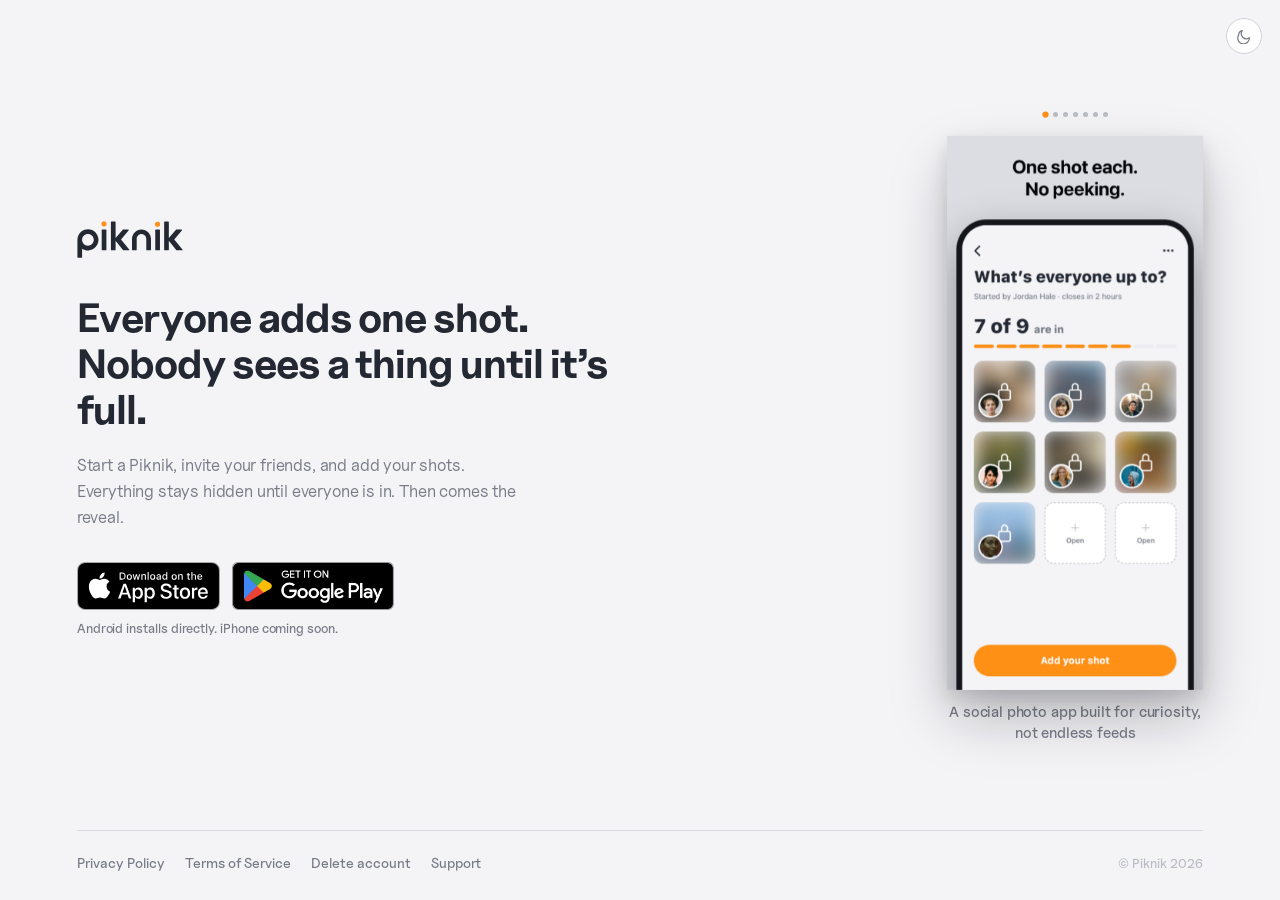
<file: index.html>
<!doctype html>
<html lang="en">
<head>
  <meta charset="utf-8" />
  <meta name="viewport" content="width=device-width, initial-scale=1" />
  <title>Piknik — Everyone adds one shot</title>
  <meta name="description" content="Start a Piknik, invite your friends, and add your shots. Everything stays hidden until everyone is in. Then comes the reveal." />
  <meta name="theme-color" content="#f4f4f7" media="(prefers-color-scheme: light)" />
  <meta name="theme-color" content="#12141a" media="(prefers-color-scheme: dark)" />
  <link rel="canonical" href="https://pknk.app/" />
  <link rel="icon" href="/assets/favicon.png" type="image/png" />
  <link rel="apple-touch-icon" href="/assets/icon.png" />

  <meta property="og:type" content="website" />
  <meta property="og:site_name" content="Piknik" />
  <meta property="og:url" content="https://pknk.app/" />
  <meta property="og:title" content="Piknik — Everyone adds one shot" />
  <meta property="og:description" content="Start a Piknik, invite your friends, and add your shots. Everything stays hidden until everyone is in. Then comes the reveal." />
  <meta property="og:image" content="https://pknk.app/assets/home-screen.png" />
  <meta property="og:image:alt" content="Piknik app home screen" />

  <meta name="twitter:card" content="summary_large_image" />
  <meta name="twitter:title" content="Piknik — Everyone adds one shot" />
  <meta name="twitter:description" content="Start a Piknik, invite your friends, and add your shots. Everything stays hidden until everyone is in. Then comes the reveal." />
  <meta name="twitter:image" content="https://pknk.app/assets/home-screen.png" />

  <link rel="stylesheet" href="/styles.css?v=12" />
  <script>
    (function () {
      try {
        var t = localStorage.getItem('pknk-theme');
        var mode = t === 'light' || t === 'dark'
          ? t
          : (window.matchMedia('(prefers-color-scheme: dark)').matches ? 'dark' : 'light');
        document.documentElement.setAttribute('data-slides', mode);
        if (t === 'light' || t === 'dark') document.documentElement.setAttribute('data-theme', t);
      } catch (e) {}
    })();
  </script>
</head>
<body>
  <div class="site" id="marketing">
    <button type="button" class="theme-toggle" id="theme-toggle" aria-label="Toggle light and dark mode" title="Theme">
      <span class="theme-icon theme-icon-sun" aria-hidden="true">
        <svg viewBox="0 0 24 24" width="16" height="16" fill="none" stroke="currentColor" stroke-width="1.8" stroke-linecap="round">
          <circle cx="12" cy="12" r="4"/>
          <path d="M12 2v2.5M12 19.5V22M2 12h2.5M19.5 12H22M4.6 4.6l1.8 1.8M17.6 17.6l1.8 1.8M17.6 6.4l1.8-1.8M4.6 19.4l1.8-1.8"/>
        </svg>
      </span>
      <span class="theme-icon theme-icon-moon" aria-hidden="true">
        <svg viewBox="0 0 24 24" width="16" height="16" fill="none" stroke="currentColor" stroke-width="1.8" stroke-linecap="round" stroke-linejoin="round">
          <path d="M20 14.5A7.5 7.5 0 0 1 9.5 4 6.8 6.8 0 0 0 4 10.8 7.5 7.5 0 0 0 18.2 20a6.8 6.8 0 0 0 1.8-5.5z"/>
        </svg>
      </span>
    </button>
    <main class="hero">
      <div class="hero-copy">
        <img
          class="logo logo-light reveal reveal-1"
          src="/assets/piknik-logo-on-light.svg"
          width="106"
          height="50"
          alt="Piknik"
        />
        <img
          class="logo logo-dark reveal reveal-1"
          src="/assets/piknik-logo.svg"
          width="106"
          height="50"
          alt=""
          aria-hidden="true"
        />
        <h1 class="headline reveal reveal-2">
          Everyone adds one shot.<br />
          Nobody sees a thing until it’s full.
        </h1>
        <p class="lede reveal reveal-3">
          Start a Piknik, invite your friends, and add your shots. Everything stays hidden until everyone is in. Then comes the reveal.
        </p>
        <div class="downloads reveal reveal-4" id="downloads" aria-label="Download Piknik">
          <div class="store-badges">
            <a class="store-badge is-soon" id="badge-ios" role="link" aria-disabled="true" aria-label="Download on the App Store — coming soon">
              <img src="/assets/app-store-badge.svg" width="120" height="40" alt="" />
            </a>
            <a class="store-badge" id="badge-android" href="https://pknk.app/downloads/piknik-1.8.26-14.apk" target="_blank" rel="noopener noreferrer" aria-label="Download Piknik for Android">
              <img src="/assets/google-play-badge.png" width="564" height="168" alt="Download Piknik for Android" />
            </a>
          </div>
          <p class="soon-note" id="downloads-soon">Android installs directly. iPhone coming soon.</p>
        </div>
      </div>

      <div class="hero-visual reveal reveal-5">
        <div class="demo-progress" aria-hidden="true">
          <div class="demo-dots" id="demo-dots"></div>
        </div>
        <div class="demo-stage">
          <div class="demo" id="phone-demo">
            <img class="demo-frame demo-frame-light is-active" data-step="0" src="/assets/demo/light/01.png?v=12" width="1331" height="2880" alt="" decoding="async" fetchpriority="high" />
            <img class="demo-frame demo-frame-light" data-step="1" src="/assets/demo/light/02.png?v=12" width="1331" height="2880" alt="" decoding="async" />
            <img class="demo-frame demo-frame-light" data-step="2" src="/assets/demo/light/03.png?v=12" width="1331" height="2880" alt="" decoding="async" />
            <img class="demo-frame demo-frame-light" data-step="3" src="/assets/demo/light/04.png?v=12" width="1331" height="2880" alt="" decoding="async" />
            <img class="demo-frame demo-frame-light" data-step="4" src="/assets/demo/light/05.png?v=12" width="1331" height="2880" alt="" decoding="async" />
            <img class="demo-frame demo-frame-light" data-step="5" src="/assets/demo/light/06.png?v=12" width="1331" height="2880" alt="" decoding="async" />
            <img class="demo-frame demo-frame-light" data-step="6" src="/assets/demo/light/07.png?v=12" width="1331" height="2880" alt="" decoding="async" />
            <img class="demo-frame demo-frame-dark is-active" data-step="0" src="/assets/demo/dark/01.png?v=12" width="1331" height="2880" alt="" decoding="async" fetchpriority="high" />
            <img class="demo-frame demo-frame-dark" data-step="1" src="/assets/demo/dark/02.png?v=12" width="1331" height="2880" alt="" decoding="async" />
            <img class="demo-frame demo-frame-dark" data-step="2" src="/assets/demo/dark/03.png?v=12" width="1331" height="2880" alt="" decoding="async" />
            <img class="demo-frame demo-frame-dark" data-step="3" src="/assets/demo/dark/04.png?v=12" width="1331" height="2880" alt="" decoding="async" />
            <img class="demo-frame demo-frame-dark" data-step="4" src="/assets/demo/dark/05.png?v=12" width="1331" height="2880" alt="" decoding="async" />
            <img class="demo-frame demo-frame-dark" data-step="5" src="/assets/demo/dark/06.png?v=12" width="1331" height="2880" alt="" decoding="async" />
            <img class="demo-frame demo-frame-dark" data-step="6" src="/assets/demo/dark/07.png?v=12" width="1331" height="2880" alt="" decoding="async" />
          </div>
        </div>
        <p class="tagline">
          A social photo app built for curiosity, not endless feeds
        </p>
        <span class="visually-hidden">Animated walkthrough of Piknik: one shot each, open it, the big reveal, start something together, take the first shot, bring your friends in, and everyone’s welcome</span>
      </div>
    </main>

    <footer class="site-footer">
      <ul class="footer-links">
        <li><a href="/privacy.html">Privacy Policy</a></li>
        <li><a href="/terms.html">Terms of Service</a></li>
        <li><a href="/delete-account.html">Delete account</a></li>
        <li><a href="/support.html">Support</a></li>
      </ul>
      <p class="copyright">© Piknik 2026</p>
    </footer>
  </div>

  <!-- Invite deep-link surface: /sequence/:id -->
  <div class="invite" id="invite" hidden>
    <div class="invite-glow" aria-hidden="true"></div>
    <main class="invite-inner">
      <svg class="mark" viewBox="466 50 728 252" aria-label="Piknik" role="img" fill="currentColor">
        <path d="M541.029 105.832C524.854 105.832 509.905 111.182 497.842 120.186C480.193 133.376 468.749 154.431 468.749 178.111V296.055C468.749 298.383 470.644 300.278 472.973 300.278H496.727C499.056 300.278 500.951 298.383 500.951 296.055V238.229C513.224 246.44 528.136 250.985 544.125 250.317C581.206 248.756 611.413 218.759 613.209 181.691C615.215 140.213 582.061 105.832 541.029 105.832ZM541.029 218.177C518.934 218.177 500.951 200.206 500.951 178.111C500.951 156.016 518.934 138.033 541.029 138.033C563.124 138.033 581.095 156.016 581.095 178.111C581.095 200.206 563.124 218.177 541.029 218.177Z"/>
        <path d="M907.715 107.157C872.033 107.838 843.807 137.724 843.807 173.405V245.35C843.807 247.678 845.702 249.573 848.031 249.573H871.785C874.114 249.573 876.009 247.678 876.009 245.35V172.315C876.009 153.799 891.341 138.813 909.969 139.358C927.902 139.891 941.935 155.075 941.935 173.009V245.338C941.935 247.666 943.829 249.561 946.158 249.561H969.912C972.241 249.561 974.136 247.666 974.136 245.338V172.303C974.136 135.952 944.213 106.451 907.715 107.145V107.157Z"/>
        <path d="M663.641 107.95H639.887C637.554 107.95 635.663 109.841 635.663 112.173V245.35C635.663 247.683 637.554 249.573 639.887 249.573H663.641C665.974 249.573 667.865 247.683 667.865 245.35V112.173C667.865 109.841 665.974 107.95 663.641 107.95Z"/>
        <path class="dot" d="M651.381 88.2198C661.322 88.2198 669.381 80.161 669.381 70.2198C669.381 60.2787 661.322 52.2198 651.381 52.2198C641.44 52.2198 633.381 60.2787 633.381 70.2198C633.381 80.161 641.44 88.2198 651.381 88.2198Z"/>
        <path d="M1031.52 107.95H1007.76C1005.43 107.95 1003.54 109.841 1003.54 112.173V245.35C1003.54 247.683 1005.43 249.573 1007.76 249.573H1031.52C1033.85 249.573 1035.74 247.683 1035.74 245.35V112.173C1035.74 109.841 1033.85 107.95 1031.52 107.95Z"/>
        <path class="dot" d="M1035.45 79.2394C1039.26 70.055 1034.89 59.5255 1025.71 55.7212C1016.53 51.9169 1006 56.2784 1002.19 65.4628C998.387 74.6471 1002.75 85.1766 1011.93 88.9809C1021.12 92.7852 1031.65 88.4238 1035.45 79.2394Z"/>
        <path d="M768.32 175.709L820.362 114.947C822.988 111.888 820.808 107.157 816.771 107.157H785.3C783.95 107.157 782.662 107.739 781.77 108.742L731.091 165.949V56.8117C731.091 54.4833 729.196 52.5883 726.867 52.5883H703.113C700.784 52.5883 698.889 54.4833 698.889 56.8117V245.363C698.889 247.691 700.784 249.586 703.113 249.586H726.867C729.196 249.586 731.091 247.691 731.091 245.363V184.998L783.034 248.88C783.405 249.326 783.95 249.598 784.532 249.598H824.425C826.06 249.598 826.951 247.703 825.923 246.44L768.32 175.721V175.709Z"/>
        <path d="M1191.58 246.415L1133.98 175.696L1186.02 114.935C1188.65 111.876 1186.47 107.145 1182.43 107.145H1150.96C1149.61 107.145 1148.32 107.727 1147.43 108.73L1096.75 165.937V56.7993C1096.75 54.4709 1094.85 52.576 1092.53 52.576H1068.77C1066.44 52.576 1064.55 54.4709 1064.55 56.7993V245.35C1064.55 247.678 1066.44 249.573 1068.77 249.573H1092.53C1094.85 249.573 1096.75 247.678 1096.75 245.35V184.985L1148.69 248.868C1149.06 249.313 1149.61 249.586 1150.19 249.586H1190.08C1191.72 249.586 1192.61 247.691 1191.58 246.428V246.415Z"/>
      </svg>

      <div class="hero">
        <div id="inviter" class="inviter" hidden>
          <img id="avatar" class="avatar" alt="" />
        </div>
        <p id="inviterText" class="inviter-text" hidden></p>
        <h1 id="title">You’re invited to a Piknik</h1>
      </div>

      <div id="ringBlock" class="ring-block" hidden>
        <div class="ring" id="ring" role="img">
          <svg viewBox="0 0 176 176" aria-hidden="true">
            <circle class="ring-track" cx="88" cy="88" r="83.5" />
            <circle class="ring-fill" id="ringFill" cx="88" cy="88" r="83.5" />
          </svg>
          <div class="ring-center" id="ringCenter">
            <span class="ring-number" id="ringNumber"></span>
            <span class="ring-label" id="ringLabel"></span>
          </div>
        </div>
        <p id="meta" class="meta"></p>
      </div>

      <p id="body" class="tagline">Everyone adds one shot.
Nobody sees a thing until it’s full.</p>

      <div class="actions">
        <a id="open" class="btn primary" href="#" hidden>Join this Piknik</a>
        <a id="get" class="btn secondary" href="#">Get Piknik for Android</a>
        <a id="reopen" class="btn secondary" href="#" hidden>Installed? Open your invite</a>
        <p id="note" class="note"></p>
      </div>
    </main>
  </div>

  <style>
    .visually-hidden {
      position: absolute;
      width: 1px;
      height: 1px;
      padding: 0;
      margin: -1px;
      overflow: hidden;
      clip: rect(0, 0, 0, 0);
      white-space: nowrap;
      border: 0;
    }
  </style>
  <script src="/config.js?v=20261119-v12"></script>
  <script src="/theme.js?v=12"></script>
  <script src="/demo.js?v=12"></script>
  <script src="/landing.js?v=20261119-testers"></script>
</body>
</html>
</file>
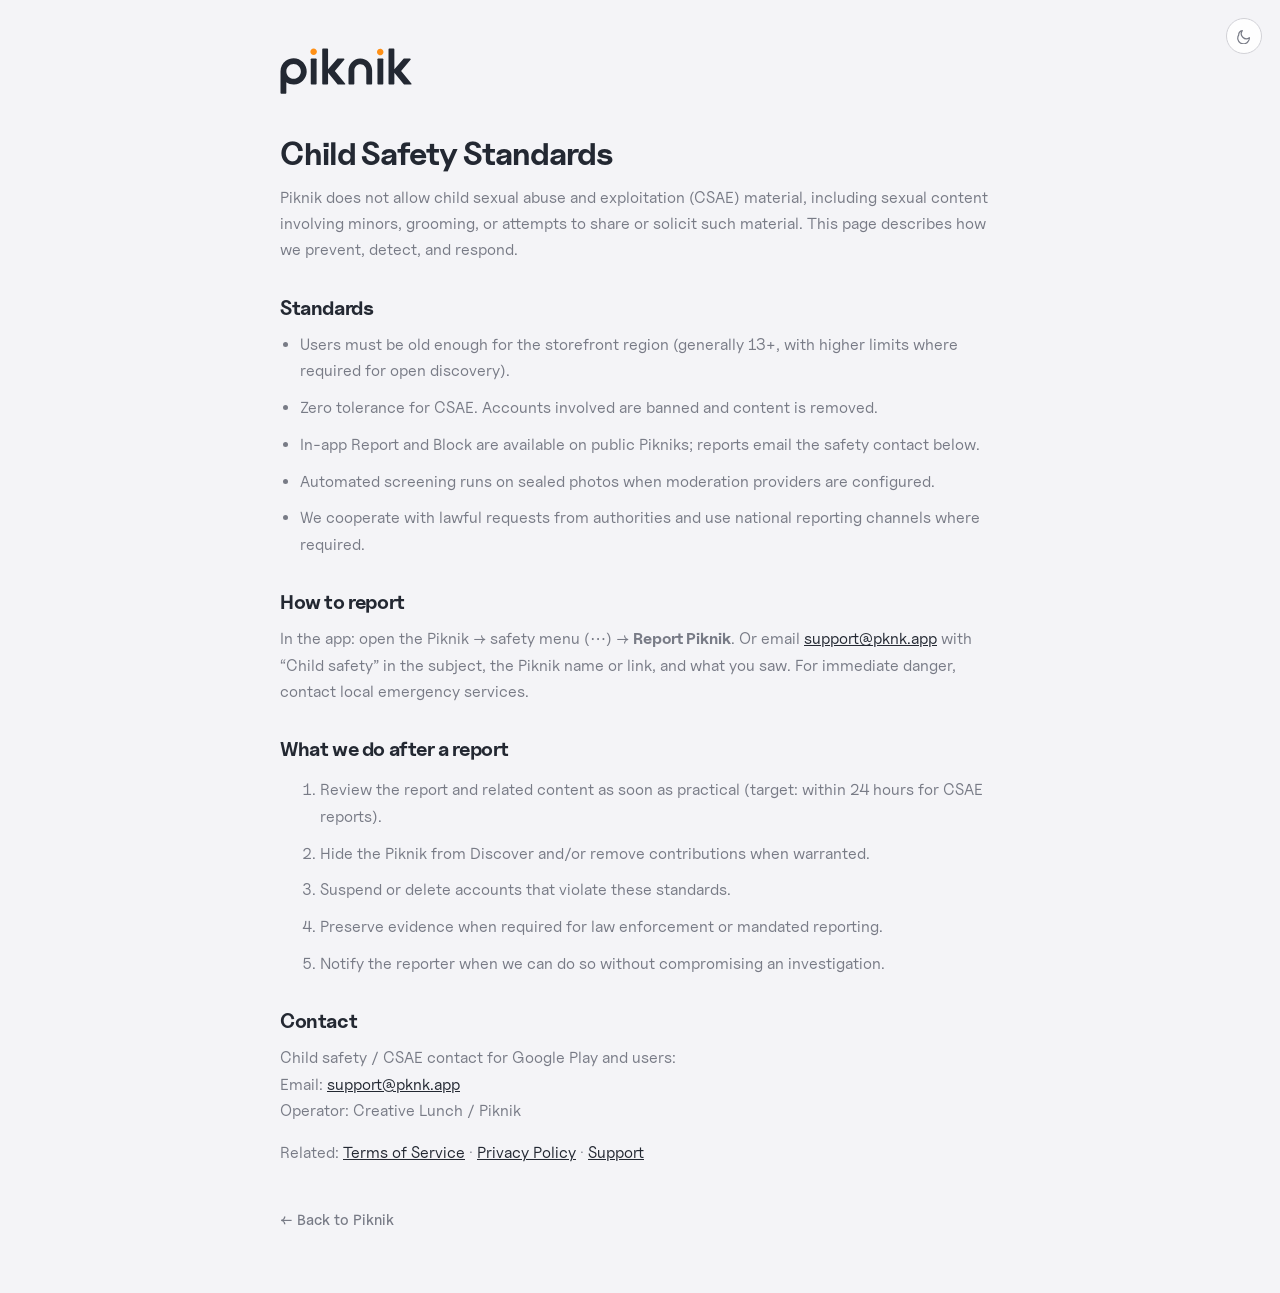
<file: child-safety.html>
<!doctype html>
<html lang="en">
<head>
  <meta charset="utf-8" />
  <meta name="viewport" content="width=device-width, initial-scale=1" />
  <title>Child Safety Standards — Piknik</title>
  <meta name="description" content="Piknik child sexual abuse and exploitation (CSAE) standards and reporting." />
  <meta name="theme-color" content="#f4f4f7" media="(prefers-color-scheme: light)" />
  <meta name="theme-color" content="#12141a" media="(prefers-color-scheme: dark)" />
  <link rel="canonical" href="https://pknk.app/child-safety.html" />
  <link rel="icon" href="/assets/favicon.png" type="image/png" />
  <link rel="stylesheet" href="/styles.css" />
  <script>
    (function () {
      try {
        var t = localStorage.getItem('pknk-theme');
        if (t === 'light' || t === 'dark') document.documentElement.setAttribute('data-theme', t);
      } catch (e) {}
    })();
  </script>
</head>
<body>
  <button type="button" class="theme-toggle" id="theme-toggle" aria-label="Toggle light and dark mode" title="Theme">
    <span class="theme-icon theme-icon-sun" aria-hidden="true">
      <svg viewBox="0 0 24 24" width="16" height="16" fill="none" stroke="currentColor" stroke-width="1.8" stroke-linecap="round">
        <circle cx="12" cy="12" r="4"/>
        <path d="M12 2v2.5M12 19.5V22M2 12h2.5M19.5 12H22M4.6 4.6l1.8 1.8M17.6 17.6l1.8 1.8M17.6 6.4l1.8-1.8M4.6 19.4l1.8-1.8"/>
      </svg>
    </span>
    <span class="theme-icon theme-icon-moon" aria-hidden="true">
      <svg viewBox="0 0 24 24" width="16" height="16" fill="none" stroke="currentColor" stroke-width="1.8" stroke-linecap="round" stroke-linejoin="round">
        <path d="M20 14.5A7.5 7.5 0 0 1 9.5 4 6.8 6.8 0 0 0 4 10.8 7.5 7.5 0 0 0 18.2 20a6.8 6.8 0 0 0 1.8-5.5z"/>
      </svg>
    </span>
  </button>

  <article class="legal">
    <a class="logo-link" href="/">
      <img class="logo-light" src="/assets/piknik-logo-on-light.svg" width="132" height="39" alt="Piknik" />
      <img class="logo-dark" src="/assets/piknik-logo.svg" width="132" height="39" alt="" aria-hidden="true" />
    </a>
    <h1>Child Safety Standards</h1>
    <p>
      Piknik does not allow child sexual abuse and exploitation (CSAE) material, including sexual content involving minors,
      grooming, or attempts to share or solicit such material. This page describes how we prevent, detect, and respond.
    </p>

    <h2>Standards</h2>
    <ul>
      <li>Users must be old enough for the storefront region (generally 13+, with higher limits where required for open discovery).</li>
      <li>Zero tolerance for CSAE. Accounts involved are banned and content is removed.</li>
      <li>In-app Report and Block are available on public Pikniks; reports email the safety contact below.</li>
      <li>Automated screening runs on sealed photos when moderation providers are configured.</li>
      <li>We cooperate with lawful requests from authorities and use national reporting channels where required.</li>
    </ul>

    <h2>How to report</h2>
    <p>
      In the app: open the Piknik → safety menu (⋯) → <strong>Report Piknik</strong>.
      Or email <a id="csae-mail" href="mailto:support@pknk.app">support@pknk.app</a> with “Child safety” in the subject,
      the Piknik name or link, and what you saw. For immediate danger, contact local emergency services.
    </p>

    <h2>What we do after a report</h2>
    <ol>
      <li>Review the report and related content as soon as practical (target: within 24 hours for CSAE reports).</li>
      <li>Hide the Piknik from Discover and/or remove contributions when warranted.</li>
      <li>Suspend or delete accounts that violate these standards.</li>
      <li>Preserve evidence when required for law enforcement or mandated reporting.</li>
      <li>Notify the reporter when we can do so without compromising an investigation.</li>
    </ol>

    <h2>Contact</h2>
    <p>
      Child safety / CSAE contact for Google Play and users:<br />
      Email: <a id="csae-mail-2" href="mailto:support@pknk.app">support@pknk.app</a><br />
      Operator: Creative Lunch / Piknik
    </p>

    <p>
      Related:
      <a href="/terms.html">Terms of Service</a> ·
      <a href="/privacy.html">Privacy Policy</a> ·
      <a href="/support.html">Support</a>
    </p>
    <a class="back" href="/">← Back to Piknik</a>
  </article>
  <script src="/config.js"></script>
  <script src="/theme.js"></script>
  <script>
    (function () {
      var email = (window.PIKNIK_LINKS && window.PIKNIK_LINKS.supportEmail) || 'support@pknk.app';
      ['csae-mail', 'csae-mail-2'].forEach(function (id) {
        var a = document.getElementById(id);
        if (a) { a.href = 'mailto:' + email; a.textContent = email; }
      });
    })();
  </script>
</body>
</html>
</file>
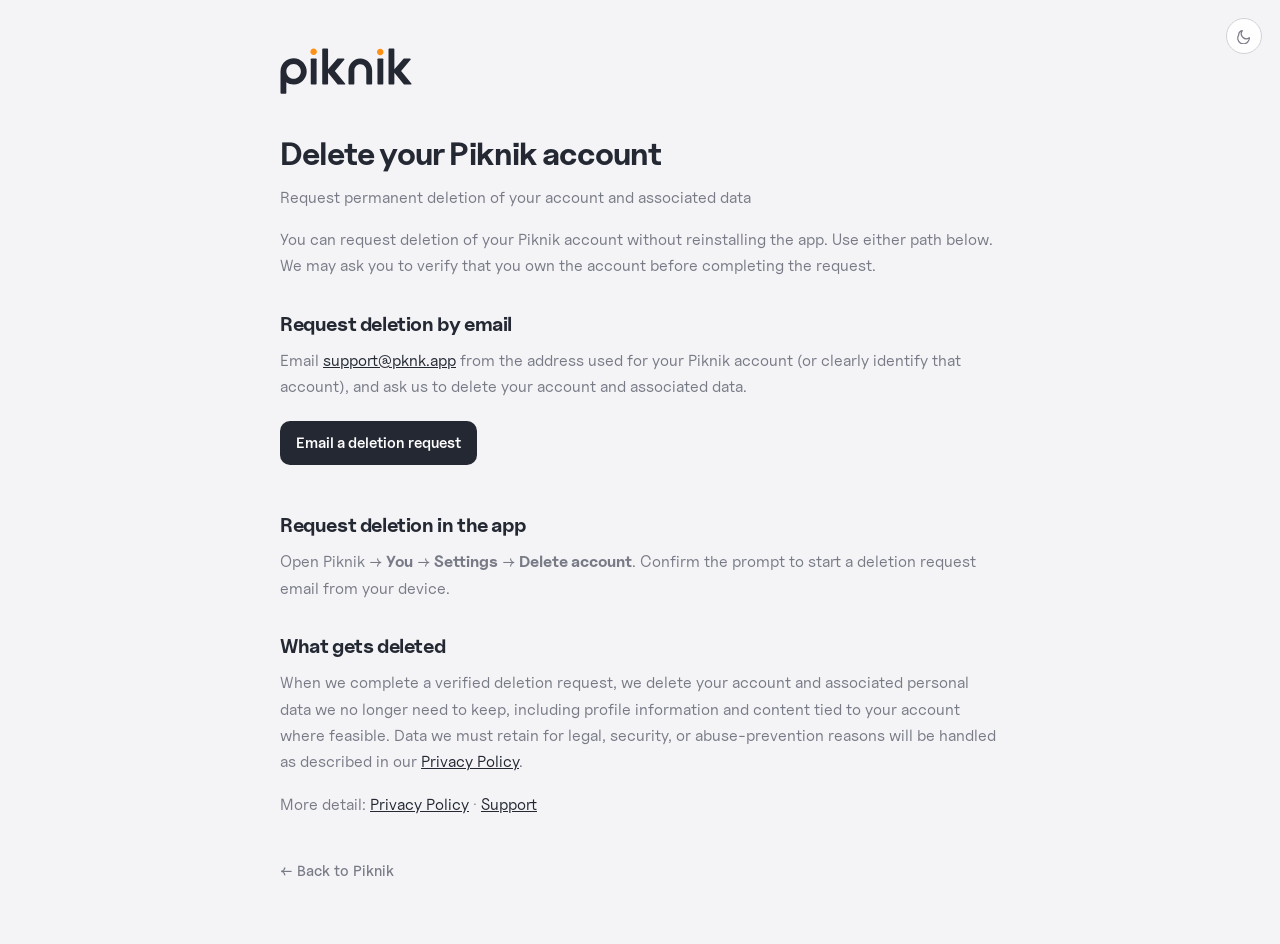
<file: delete-account.html>
<!doctype html>
<html lang="en">
<head>
  <meta charset="utf-8" />
  <meta name="viewport" content="width=device-width, initial-scale=1" />
  <title>Delete your Piknik account</title>
  <meta name="description" content="Request deletion of your Piknik account and associated data." />
  <meta name="theme-color" content="#f4f4f7" media="(prefers-color-scheme: light)" />
  <meta name="theme-color" content="#12141a" media="(prefers-color-scheme: dark)" />
  <link rel="canonical" href="https://pknk.app/delete-account.html" />
  <link rel="icon" href="/assets/favicon.png" type="image/png" />
  <link rel="stylesheet" href="/styles.css" />
  <script>
    (function () {
      try {
        var t = localStorage.getItem('pknk-theme');
        if (t === 'light' || t === 'dark') document.documentElement.setAttribute('data-theme', t);
      } catch (e) {}
    })();
  </script>
</head>
<body>
  <button type="button" class="theme-toggle" id="theme-toggle" aria-label="Toggle light and dark mode" title="Theme">
    <span class="theme-icon theme-icon-sun" aria-hidden="true">
      <svg viewBox="0 0 24 24" width="16" height="16" fill="none" stroke="currentColor" stroke-width="1.8" stroke-linecap="round">
        <circle cx="12" cy="12" r="4"/>
        <path d="M12 2v2.5M12 19.5V22M2 12h2.5M19.5 12H22M4.6 4.6l1.8 1.8M17.6 17.6l1.8 1.8M17.6 6.4l1.8-1.8M4.6 19.4l1.8-1.8"/>
      </svg>
    </span>
    <span class="theme-icon theme-icon-moon" aria-hidden="true">
      <svg viewBox="0 0 24 24" width="16" height="16" fill="none" stroke="currentColor" stroke-width="1.8" stroke-linecap="round" stroke-linejoin="round">
        <path d="M20 14.5A7.5 7.5 0 0 1 9.5 4 6.8 6.8 0 0 0 4 10.8 7.5 7.5 0 0 0 18.2 20a6.8 6.8 0 0 0 1.8-5.5z"/>
      </svg>
    </span>
  </button>

  <article class="legal">
    <a class="logo-link" href="/">
      <img
        class="logo-light"
        src="/assets/piknik-logo-on-light.svg"
        width="132"
        height="39"
        alt="Piknik"
      />
      <img
        class="logo-dark"
        src="/assets/piknik-logo.svg"
        width="132"
        height="39"
        alt=""
        aria-hidden="true"
      />
    </a>

    <h1>Delete your Piknik account</h1>
    <p class="legal-meta">Request permanent deletion of your account and associated data</p>

    <p>
      You can request deletion of your Piknik account without reinstalling the app.
      Use either path below. We may ask you to verify that you own the account before completing the request.
    </p>

    <h2>Request deletion by email</h2>
    <p>
      Email
      <a id="delete-mail" href="mailto:support@pknk.app">support@pknk.app</a>
      from the address used for your Piknik account (or clearly identify that account), and ask us to delete
      your account and associated data.
    </p>
    <p>
      <a id="delete-mail-cta" class="legal-cta" href="mailto:support@pknk.app?subject=Piknik%20account%20deletion%20request">
        Email a deletion request
      </a>
    </p>

    <h2>Request deletion in the app</h2>
    <p>
      Open Piknik → <strong>You</strong> → <strong>Settings</strong> → <strong>Delete account</strong>.
      Confirm the prompt to start a deletion request email from your device.
    </p>

    <h2>What gets deleted</h2>
    <p>
      When we complete a verified deletion request, we delete your account and associated personal data we no longer
      need to keep, including profile information and content tied to your account where feasible.
      Data we must retain for legal, security, or abuse-prevention reasons will be handled as described in our
      <a href="/privacy.html">Privacy Policy</a>.
    </p>

    <p>
      More detail:
      <a href="/privacy.html">Privacy Policy</a>
      ·
      <a href="/support.html">Support</a>
    </p>

    <a class="back" href="/">← Back to Piknik</a>
  </article>

  <script src="/config.js"></script>
  <script src="/theme.js"></script>
  <script>
    (function () {
      var email = (window.PIKNIK_LINKS && window.PIKNIK_LINKS.supportEmail) || 'support@pknk.app';
      var mail = document.getElementById('delete-mail');
      if (mail) { mail.href = 'mailto:' + email; mail.textContent = email; }
      var cta = document.getElementById('delete-mail-cta');
      if (cta) {
        cta.href =
          'mailto:' +
          email +
          '?subject=' +
          encodeURIComponent('Piknik account deletion request') +
          '&body=' +
          encodeURIComponent(
            'Please delete my Piknik account and associated data.\n\nAccount email: \n\nI understand this cannot be undone.'
          );
      }
    })();
  </script>
</body>
</html>
</file>
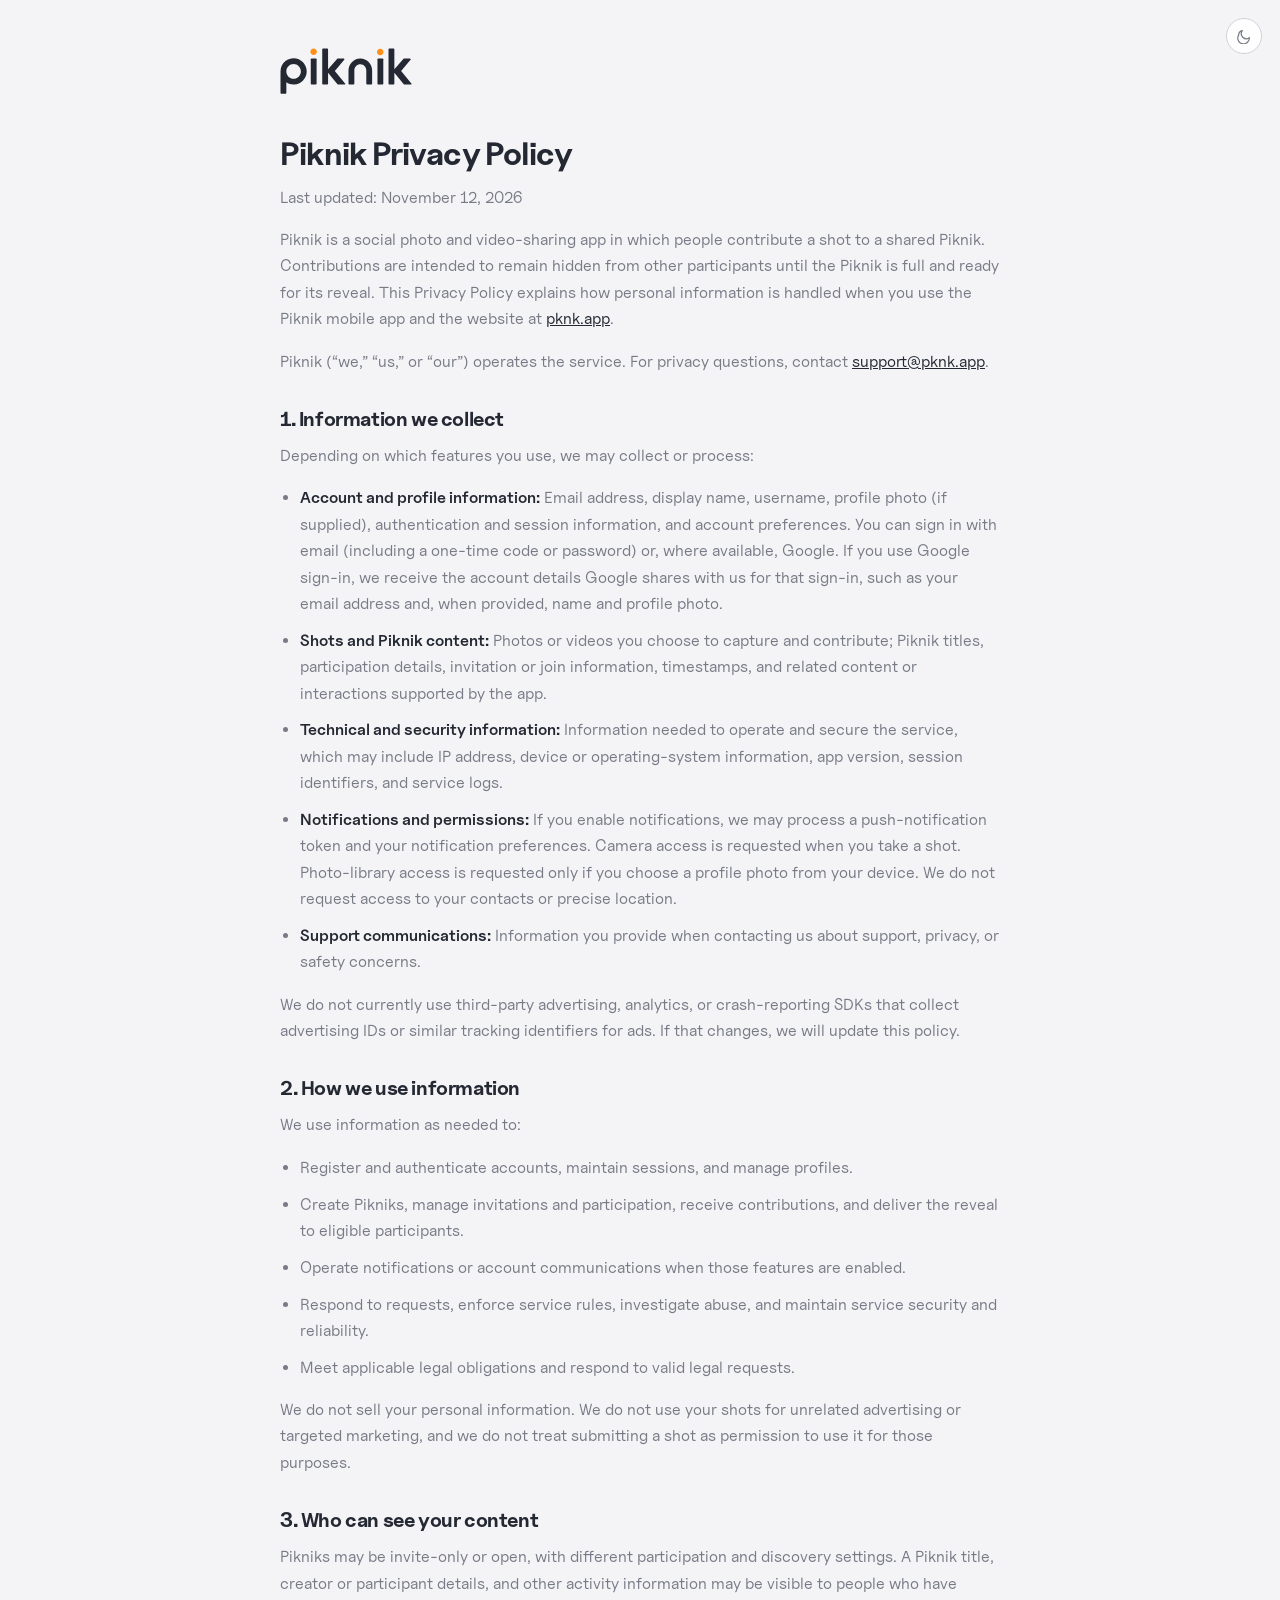
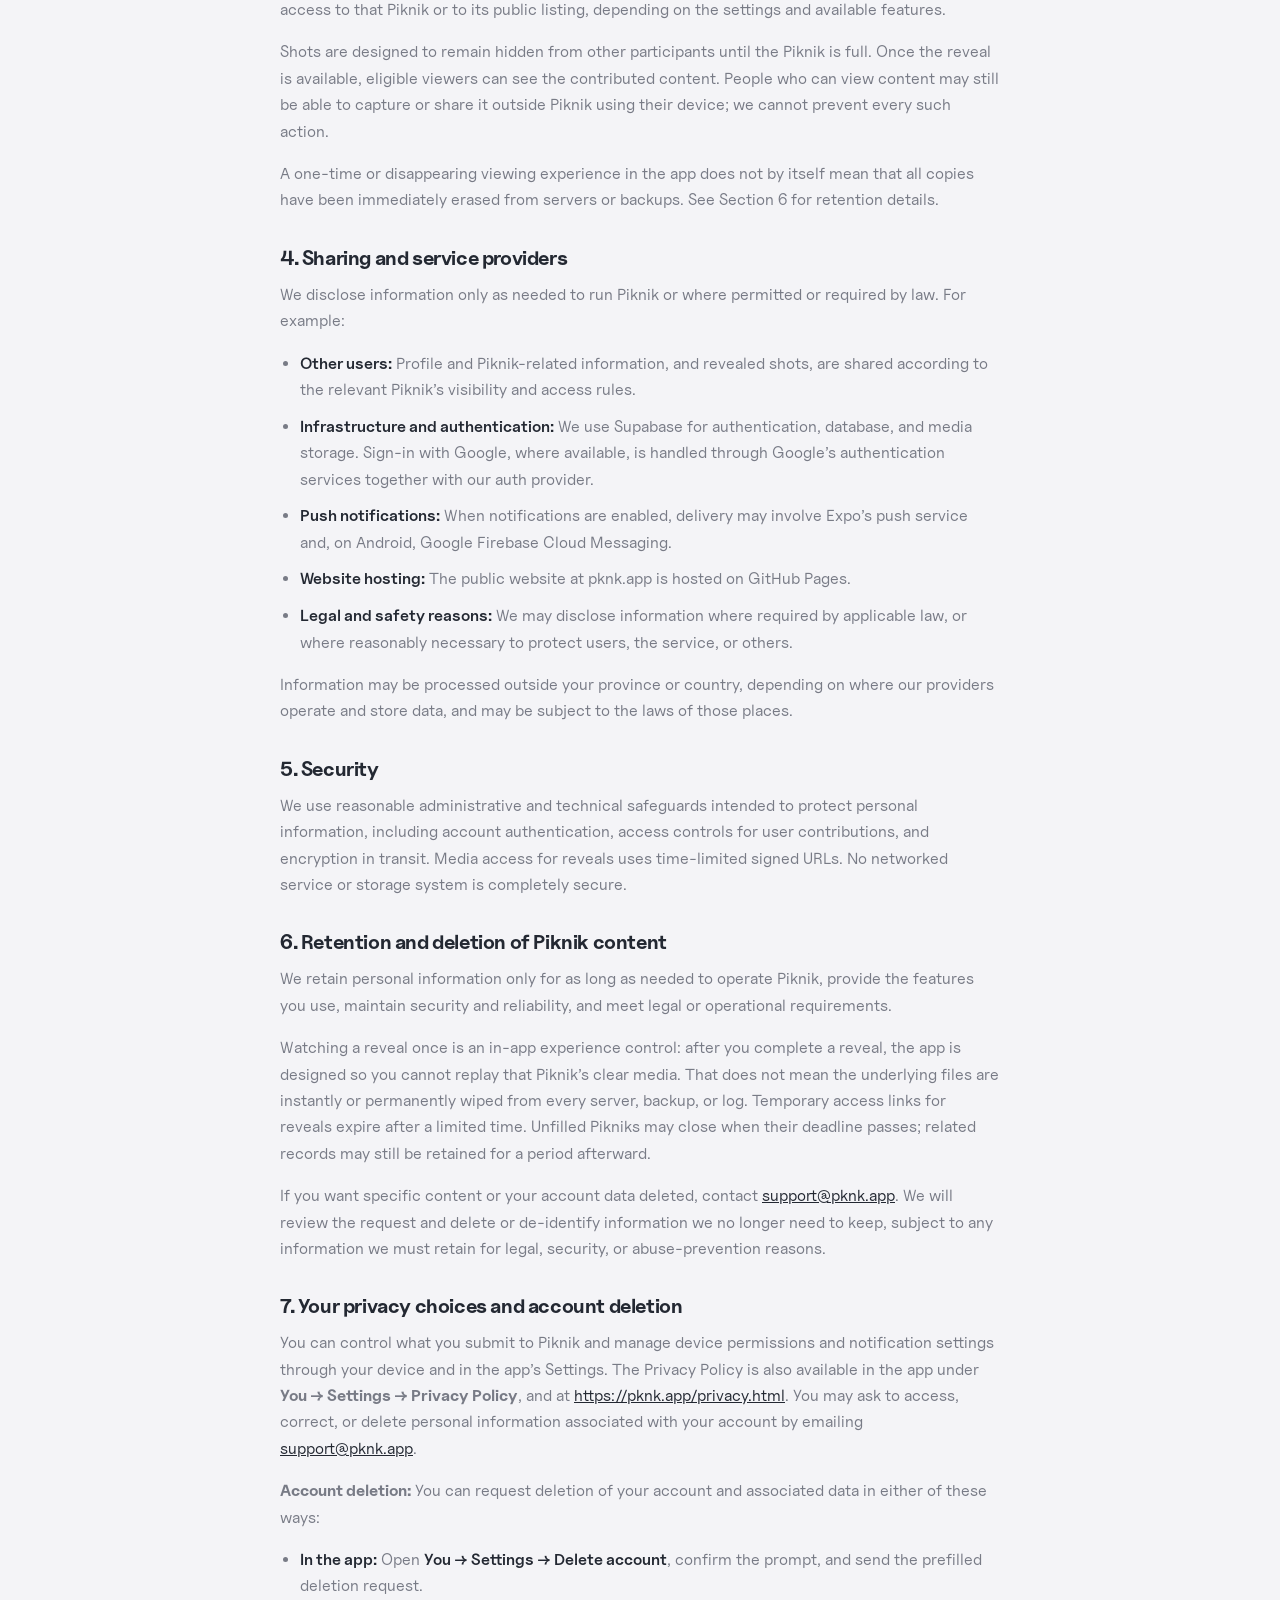
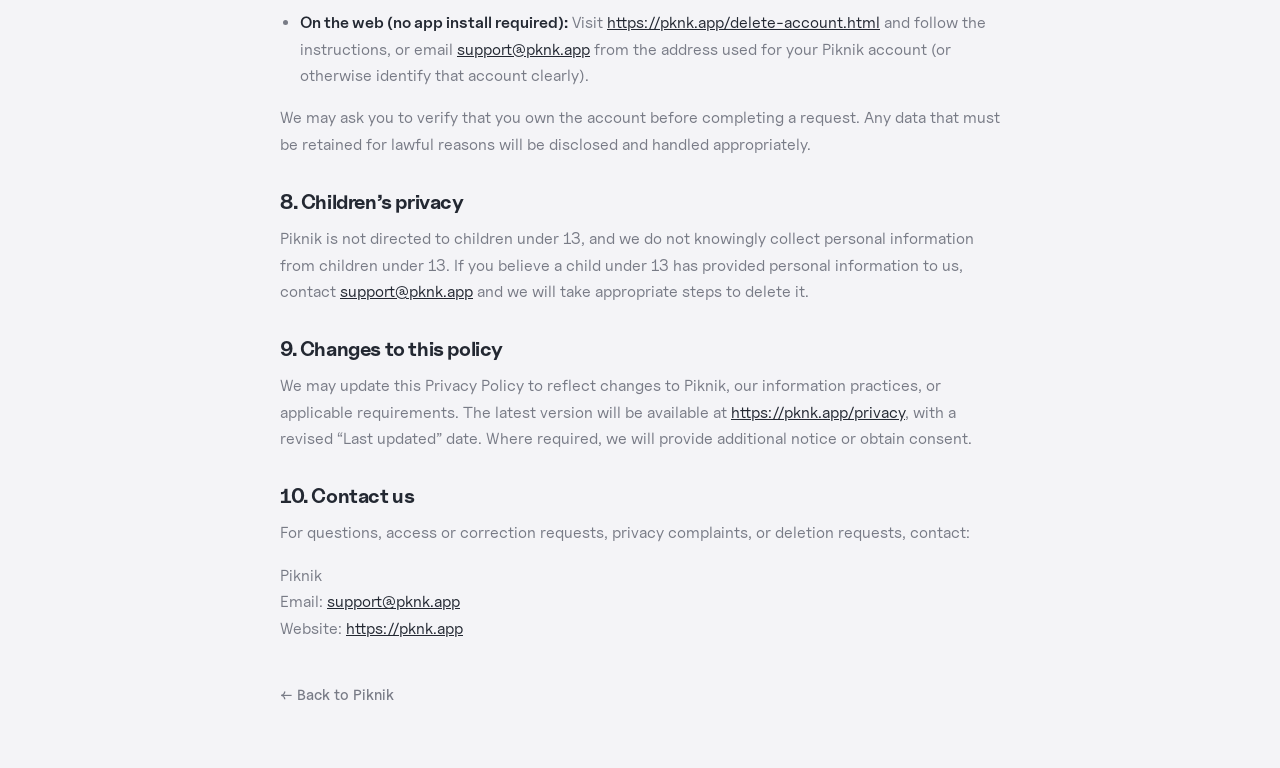
<file: privacy.html>
<!doctype html>
<html lang="en">
<head>
  <meta charset="utf-8" />
  <meta name="viewport" content="width=device-width, initial-scale=1" />
  <title>Privacy Policy — Piknik</title>
  <meta name="description" content="Privacy Policy for Piknik." />
  <meta name="theme-color" content="#f4f4f7" media="(prefers-color-scheme: light)" />
  <meta name="theme-color" content="#12141a" media="(prefers-color-scheme: dark)" />
  <link rel="canonical" href="https://pknk.app/privacy.html" />
  <link rel="icon" href="/assets/favicon.png" type="image/png" />
  <link rel="stylesheet" href="/styles.css" />
  <script>
    (function () {
      try {
        var t = localStorage.getItem('pknk-theme');
        if (t === 'light' || t === 'dark') document.documentElement.setAttribute('data-theme', t);
      } catch (e) {}
    })();
  </script>
</head>
<body>
  <button type="button" class="theme-toggle" id="theme-toggle" aria-label="Toggle light and dark mode" title="Theme">
    <span class="theme-icon theme-icon-sun" aria-hidden="true">
      <svg viewBox="0 0 24 24" width="16" height="16" fill="none" stroke="currentColor" stroke-width="1.8" stroke-linecap="round">
        <circle cx="12" cy="12" r="4"/>
        <path d="M12 2v2.5M12 19.5V22M2 12h2.5M19.5 12H22M4.6 4.6l1.8 1.8M17.6 17.6l1.8 1.8M17.6 6.4l1.8-1.8M4.6 19.4l1.8-1.8"/>
      </svg>
    </span>
    <span class="theme-icon theme-icon-moon" aria-hidden="true">
      <svg viewBox="0 0 24 24" width="16" height="16" fill="none" stroke="currentColor" stroke-width="1.8" stroke-linecap="round" stroke-linejoin="round">
        <path d="M20 14.5A7.5 7.5 0 0 1 9.5 4 6.8 6.8 0 0 0 4 10.8 7.5 7.5 0 0 0 18.2 20a6.8 6.8 0 0 0 1.8-5.5z"/>
      </svg>
    </span>
  </button>

  <article class="legal">
    <a class="logo-link" href="/">
      <img
        class="logo-light"
        src="/assets/piknik-logo-on-light.svg"
        width="132"
        height="39"
        alt="Piknik"
      />
      <img
        class="logo-dark"
        src="/assets/piknik-logo.svg"
        width="132"
        height="39"
        alt=""
        aria-hidden="true"
      />
    </a>

    <h1>Piknik Privacy Policy</h1>
    <p class="legal-meta">Last updated: November 12, 2026</p>

    <p>
      Piknik is a social photo and video-sharing app in which people contribute a shot to a shared Piknik.
      Contributions are intended to remain hidden from other participants until the Piknik is full and ready for its reveal.
      This Privacy Policy explains how personal information is handled when you use the Piknik mobile app and the website at
      <a href="https://pknk.app">pknk.app</a>.
    </p>
    <p>
      Piknik (“we,” “us,” or “our”) operates the service. For privacy questions, contact
      <a id="privacy-mail" href="mailto:support@pknk.app">support@pknk.app</a>.
    </p>

    <h2>1. Information we collect</h2>
    <p>Depending on which features you use, we may collect or process:</p>
    <ul>
      <li>
        <strong>Account and profile information:</strong>
        Email address, display name, username, profile photo (if supplied), authentication and session information,
        and account preferences. You can sign in with email (including a one-time code or password) or, where available,
        Google. If you use Google sign-in, we receive the account details Google shares with us for that sign-in,
        such as your email address and, when provided, name and profile photo.
      </li>
      <li>
        <strong>Shots and Piknik content:</strong>
        Photos or videos you choose to capture and contribute; Piknik titles, participation details, invitation or join
        information, timestamps, and related content or interactions supported by the app.
      </li>
      <li>
        <strong>Technical and security information:</strong>
        Information needed to operate and secure the service, which may include IP address, device or operating-system
        information, app version, session identifiers, and service logs.
      </li>
      <li>
        <strong>Notifications and permissions:</strong>
        If you enable notifications, we may process a push-notification token and your notification preferences.
        Camera access is requested when you take a shot. Photo-library access is requested only if you choose a profile
        photo from your device. We do not request access to your contacts or precise location.
      </li>
      <li>
        <strong>Support communications:</strong>
        Information you provide when contacting us about support, privacy, or safety concerns.
      </li>
    </ul>
    <p>
      We do not currently use third-party advertising, analytics, or crash-reporting SDKs that collect advertising IDs
      or similar tracking identifiers for ads. If that changes, we will update this policy.
    </p>

    <h2>2. How we use information</h2>
    <p>We use information as needed to:</p>
    <ul>
      <li>Register and authenticate accounts, maintain sessions, and manage profiles.</li>
      <li>Create Pikniks, manage invitations and participation, receive contributions, and deliver the reveal to eligible participants.</li>
      <li>Operate notifications or account communications when those features are enabled.</li>
      <li>Respond to requests, enforce service rules, investigate abuse, and maintain service security and reliability.</li>
      <li>Meet applicable legal obligations and respond to valid legal requests.</li>
    </ul>
    <p>
      We do not sell your personal information. We do not use your shots for unrelated advertising or targeted marketing,
      and we do not treat submitting a shot as permission to use it for those purposes.
    </p>

    <h2>3. Who can see your content</h2>
    <p>
      Pikniks may be invite-only or open, with different participation and discovery settings.
      A Piknik title, creator or participant details, and other activity information may be visible to people who have
      access to that Piknik or to its public listing, depending on the settings and available features.
    </p>
    <p>
      Shots are designed to remain hidden from other participants until the Piknik is full. Once the reveal is available,
      eligible viewers can see the contributed content. People who can view content may still be able to capture or share
      it outside Piknik using their device; we cannot prevent every such action.
    </p>
    <p>
      A one-time or disappearing viewing experience in the app does not by itself mean that all copies have been
      immediately erased from servers or backups. See Section 6 for retention details.
    </p>

    <h2>4. Sharing and service providers</h2>
    <p>
      We disclose information only as needed to run Piknik or where permitted or required by law. For example:
    </p>
    <ul>
      <li>
        <strong>Other users:</strong>
        Profile and Piknik-related information, and revealed shots, are shared according to the relevant Piknik’s
        visibility and access rules.
      </li>
      <li>
        <strong>Infrastructure and authentication:</strong>
        We use Supabase for authentication, database, and media storage. Sign-in with Google, where available, is
        handled through Google’s authentication services together with our auth provider.
      </li>
      <li>
        <strong>Push notifications:</strong>
        When notifications are enabled, delivery may involve Expo’s push service and, on Android, Google Firebase Cloud Messaging.
      </li>
      <li>
        <strong>Website hosting:</strong>
        The public website at pknk.app is hosted on GitHub Pages.
      </li>
      <li>
        <strong>Legal and safety reasons:</strong>
        We may disclose information where required by applicable law, or where reasonably necessary to protect users,
        the service, or others.
      </li>
    </ul>
    <p>
      Information may be processed outside your province or country, depending on where our providers operate and store
      data, and may be subject to the laws of those places.
    </p>

    <h2>5. Security</h2>
    <p>
      We use reasonable administrative and technical safeguards intended to protect personal information, including
      account authentication, access controls for user contributions, and encryption in transit. Media access for
      reveals uses time-limited signed URLs. No networked service or storage system is completely secure.
    </p>

    <h2>6. Retention and deletion of Piknik content</h2>
    <p>
      We retain personal information only for as long as needed to operate Piknik, provide the features you use,
      maintain security and reliability, and meet legal or operational requirements.
    </p>
    <p>
      Watching a reveal once is an in-app experience control: after you complete a reveal, the app is designed so you
      cannot replay that Piknik’s clear media. That does not mean the underlying files are instantly or permanently
      wiped from every server, backup, or log. Temporary access links for reveals expire after a limited time.
      Unfilled Pikniks may close when their deadline passes; related records may still be retained for a period afterward.
    </p>
    <p>
      If you want specific content or your account data deleted, contact
      <a id="privacy-mail-2" href="mailto:support@pknk.app">support@pknk.app</a>.
      We will review the request and delete or de-identify information we no longer need to keep, subject to any
      information we must retain for legal, security, or abuse-prevention reasons.
    </p>

    <h2 id="account-deletion">7. Your privacy choices and account deletion</h2>
    <p>
      You can control what you submit to Piknik and manage device permissions and notification settings through your device
      and in the app’s Settings. The Privacy Policy is also available in the app under
      <strong>You → Settings → Privacy Policy</strong>, and at
      <a href="https://pknk.app/privacy.html">https://pknk.app/privacy.html</a>.
      You may ask to access, correct, or delete personal information associated with your account by emailing
      <a id="privacy-mail-3" href="mailto:support@pknk.app">support@pknk.app</a>.
    </p>
    <p>
      <strong>Account deletion:</strong>
      You can request deletion of your account and associated data in either of these ways:
    </p>
    <ul>
      <li>
        <strong>In the app:</strong>
        Open <strong>You → Settings → Delete account</strong>, confirm the prompt, and send the prefilled deletion request.
      </li>
      <li>
        <strong>On the web (no app install required):</strong>
        Visit
        <a href="https://pknk.app/delete-account.html">https://pknk.app/delete-account.html</a>
        and follow the instructions, or email
        <a id="privacy-mail-4" href="mailto:support@pknk.app">support@pknk.app</a>
        from the address used for your Piknik account (or otherwise identify that account clearly).
      </li>
    </ul>
    <p>
      We may ask you to verify that you own the account before completing a request.
      Any data that must be retained for lawful reasons will be disclosed and handled appropriately.
    </p>

    <h2>8. Children’s privacy</h2>
    <p>
      Piknik is not directed to children under 13, and we do not knowingly collect personal information from children
      under 13. If you believe a child under 13 has provided personal information to us, contact
      <a id="privacy-mail-5" href="mailto:support@pknk.app">support@pknk.app</a>
      and we will take appropriate steps to delete it.
    </p>

    <h2>9. Changes to this policy</h2>
    <p>
      We may update this Privacy Policy to reflect changes to Piknik, our information practices, or applicable requirements.
      The latest version will be available at
      <a href="https://pknk.app/privacy.html">https://pknk.app/privacy</a>,
      with a revised “Last updated” date. Where required, we will provide additional notice or obtain consent.
    </p>

    <h2>10. Contact us</h2>
    <p>For questions, access or correction requests, privacy complaints, or deletion requests, contact:</p>
    <p>
      Piknik<br />
      Email: <a id="privacy-mail-6" href="mailto:support@pknk.app">support@pknk.app</a><br />
      Website: <a href="https://pknk.app">https://pknk.app</a>
    </p>

    <a class="back" href="/">← Back to Piknik</a>
  </article>

  <script src="/config.js"></script>
  <script src="/theme.js"></script>
  <script>
    (function () {
      var email = (window.PIKNIK_LINKS && window.PIKNIK_LINKS.supportEmail) || 'support@pknk.app';
      ['privacy-mail', 'privacy-mail-2', 'privacy-mail-3', 'privacy-mail-4', 'privacy-mail-5', 'privacy-mail-6'].forEach(function (id) {
        var a = document.getElementById(id);
        if (a) { a.href = 'mailto:' + email; a.textContent = email; }
      });
    })();
  </script>
</body>
</html>
</file>
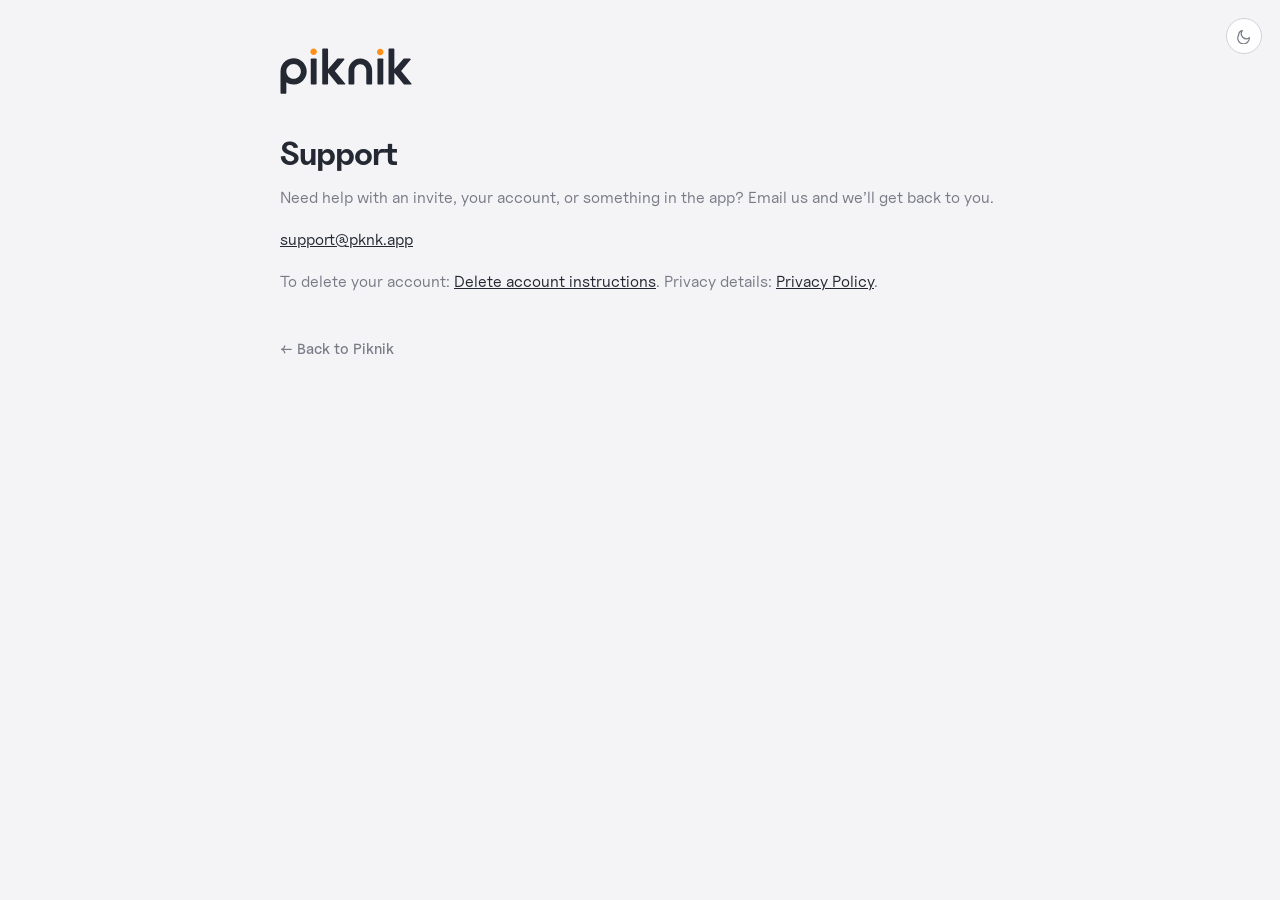
<file: support.html>
<!doctype html>
<html lang="en">
<head>
  <meta charset="utf-8" />
  <meta name="viewport" content="width=device-width, initial-scale=1" />
  <title>Support — Piknik</title>
  <meta name="description" content="Get help with Piknik." />
  <meta name="theme-color" content="#f4f4f7" media="(prefers-color-scheme: light)" />
  <meta name="theme-color" content="#12141a" media="(prefers-color-scheme: dark)" />
  <link rel="icon" href="/assets/favicon.png" type="image/png" />
  <link rel="stylesheet" href="/styles.css" />
  <script>
    (function () {
      try {
        var t = localStorage.getItem('pknk-theme');
        if (t === 'light' || t === 'dark') document.documentElement.setAttribute('data-theme', t);
      } catch (e) {}
    })();
  </script>
</head>
<body>
  <button type="button" class="theme-toggle" id="theme-toggle" aria-label="Toggle light and dark mode" title="Theme">
    <span class="theme-icon theme-icon-sun" aria-hidden="true">
      <svg viewBox="0 0 24 24" width="16" height="16" fill="none" stroke="currentColor" stroke-width="1.8" stroke-linecap="round">
        <circle cx="12" cy="12" r="4"/>
        <path d="M12 2v2.5M12 19.5V22M2 12h2.5M19.5 12H22M4.6 4.6l1.8 1.8M17.6 17.6l1.8 1.8M17.6 6.4l1.8-1.8M4.6 19.4l1.8-1.8"/>
      </svg>
    </span>
    <span class="theme-icon theme-icon-moon" aria-hidden="true">
      <svg viewBox="0 0 24 24" width="16" height="16" fill="none" stroke="currentColor" stroke-width="1.8" stroke-linecap="round" stroke-linejoin="round">
        <path d="M20 14.5A7.5 7.5 0 0 1 9.5 4 6.8 6.8 0 0 0 4 10.8 7.5 7.5 0 0 0 18.2 20a6.8 6.8 0 0 0 1.8-5.5z"/>
      </svg>
    </span>
  </button>
  <article class="legal">
    <a class="logo-link" href="/">
      <img class="logo-light" src="/assets/piknik-logo-on-light.svg" width="132" height="39" alt="Piknik" />
      <img class="logo-dark" src="/assets/piknik-logo.svg" width="132" height="39" alt="" aria-hidden="true" />
    </a>
    <h1>Support</h1>
    <p>
      Need help with an invite, your account, or something in the app?
      Email us and we’ll get back to you.
    </p>
    <p>
      <a id="support-mail" href="mailto:support@pknk.app">support@pknk.app</a>
    </p>
    <p>
      To delete your account:
      <a href="/delete-account.html">Delete account instructions</a>.
      Privacy details:
      <a href="/privacy.html">Privacy Policy</a>.
    </p>
    <a class="back" href="/">← Back to Piknik</a>
  </article>
  <script src="/config.js"></script>
  <script src="/theme.js"></script>
  <script>
    (function () {
      var email = (window.PIKNIK_LINKS && window.PIKNIK_LINKS.supportEmail) || 'support@pknk.app';
      var a = document.getElementById('support-mail');
      if (a) { a.href = 'mailto:' + email; a.textContent = email; }
    })();
  </script>
</body>
</html>
</file>
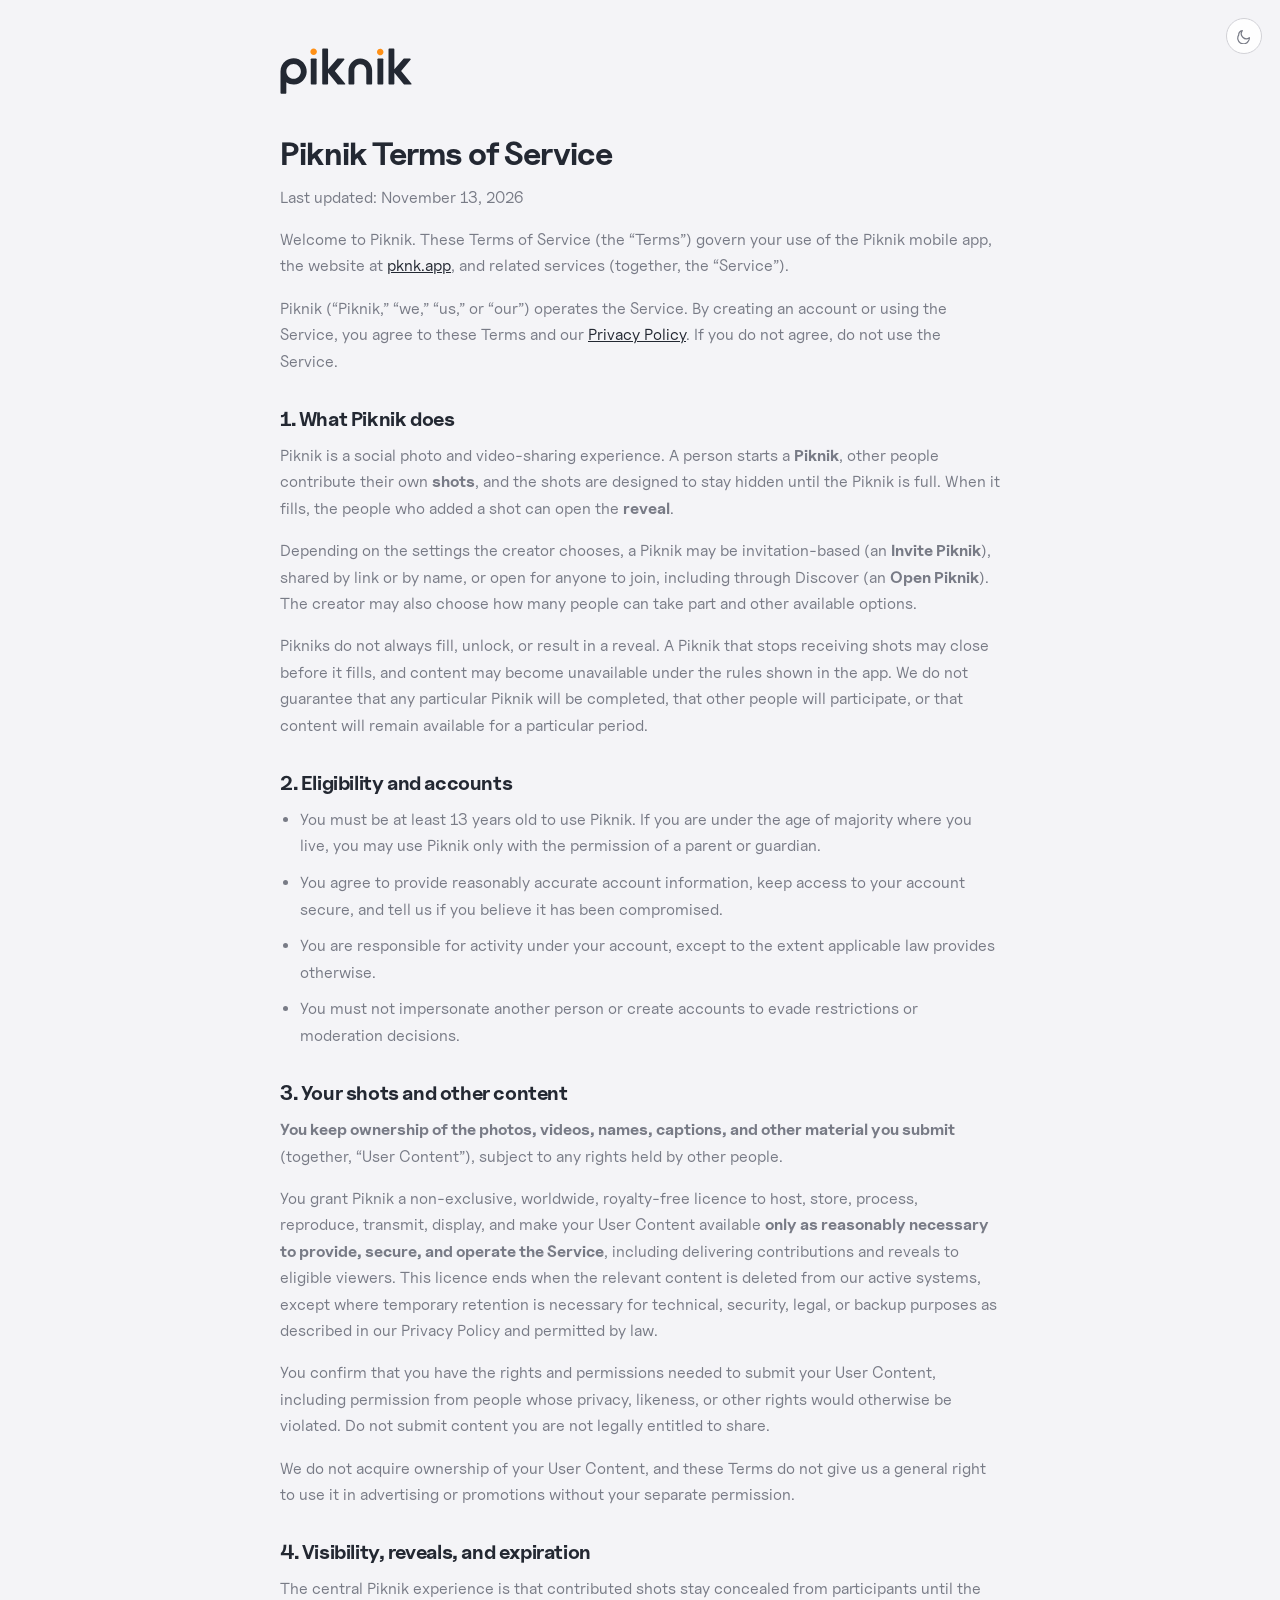
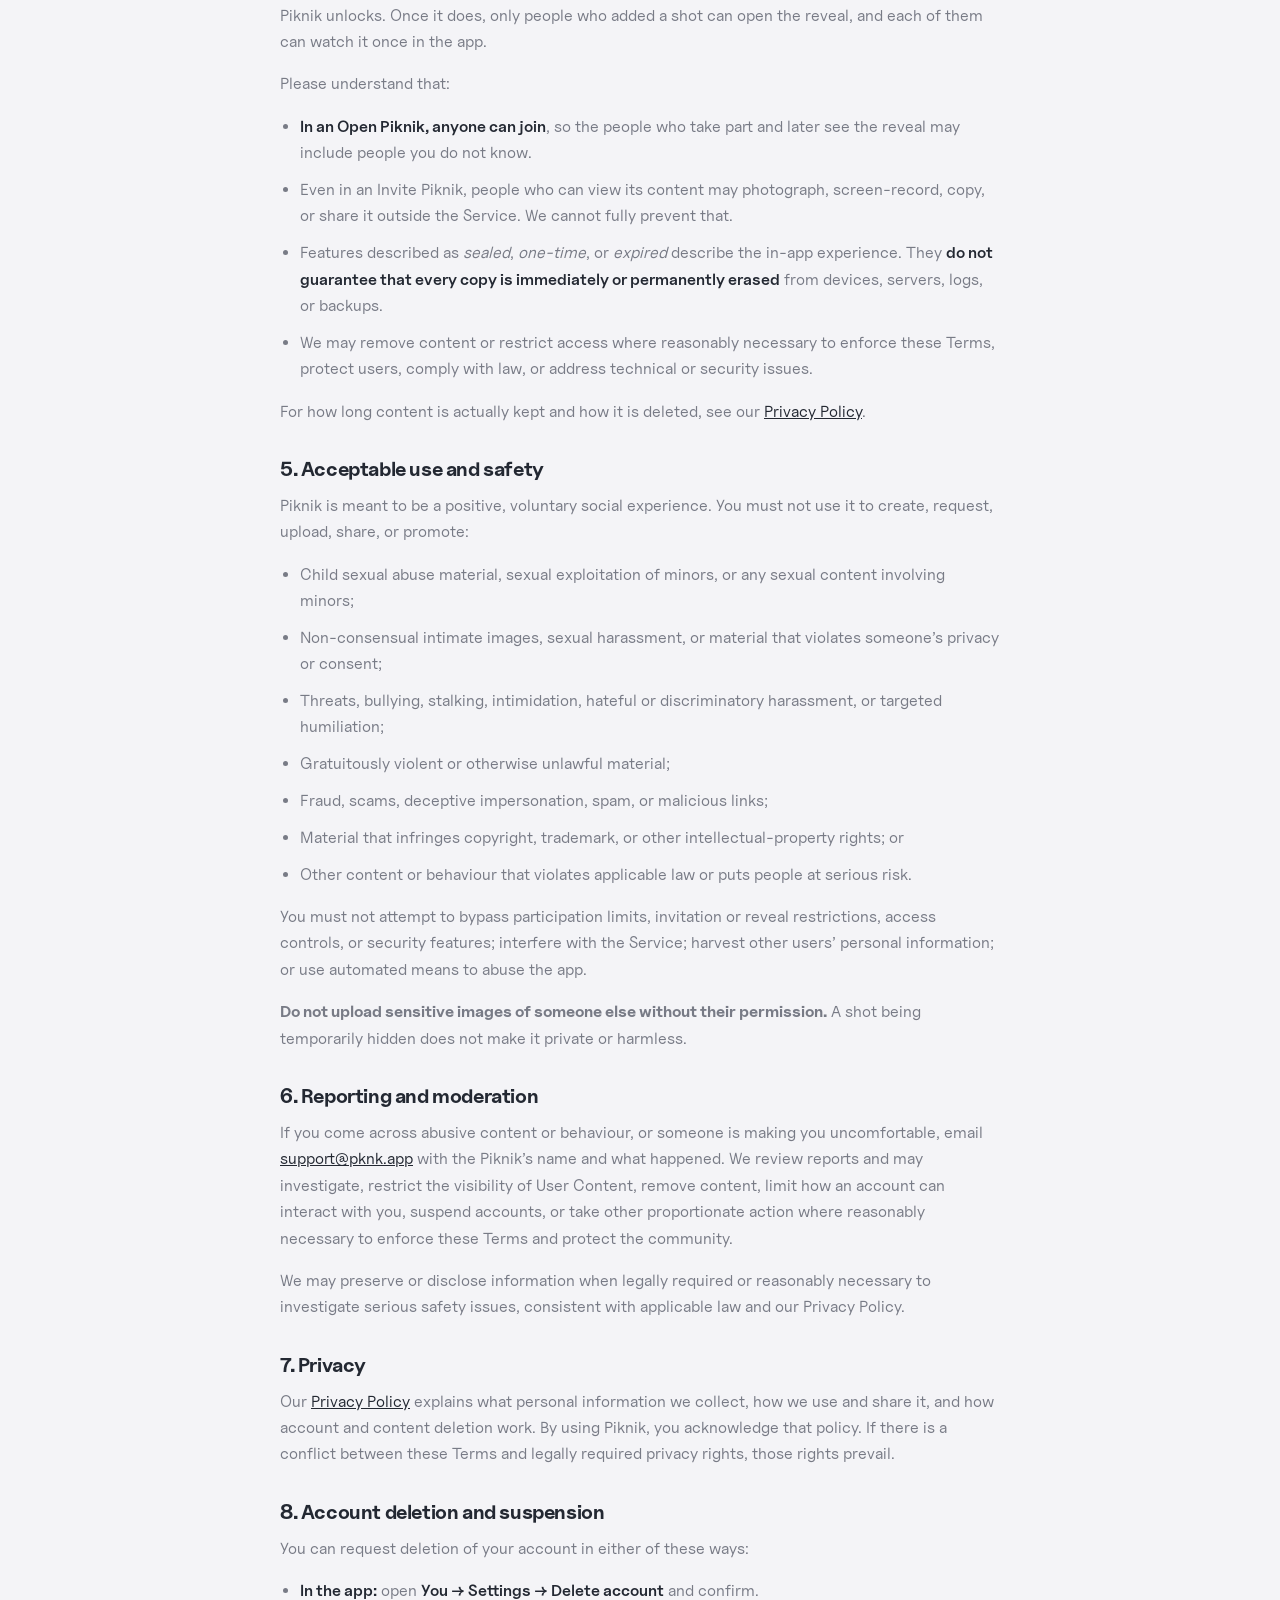
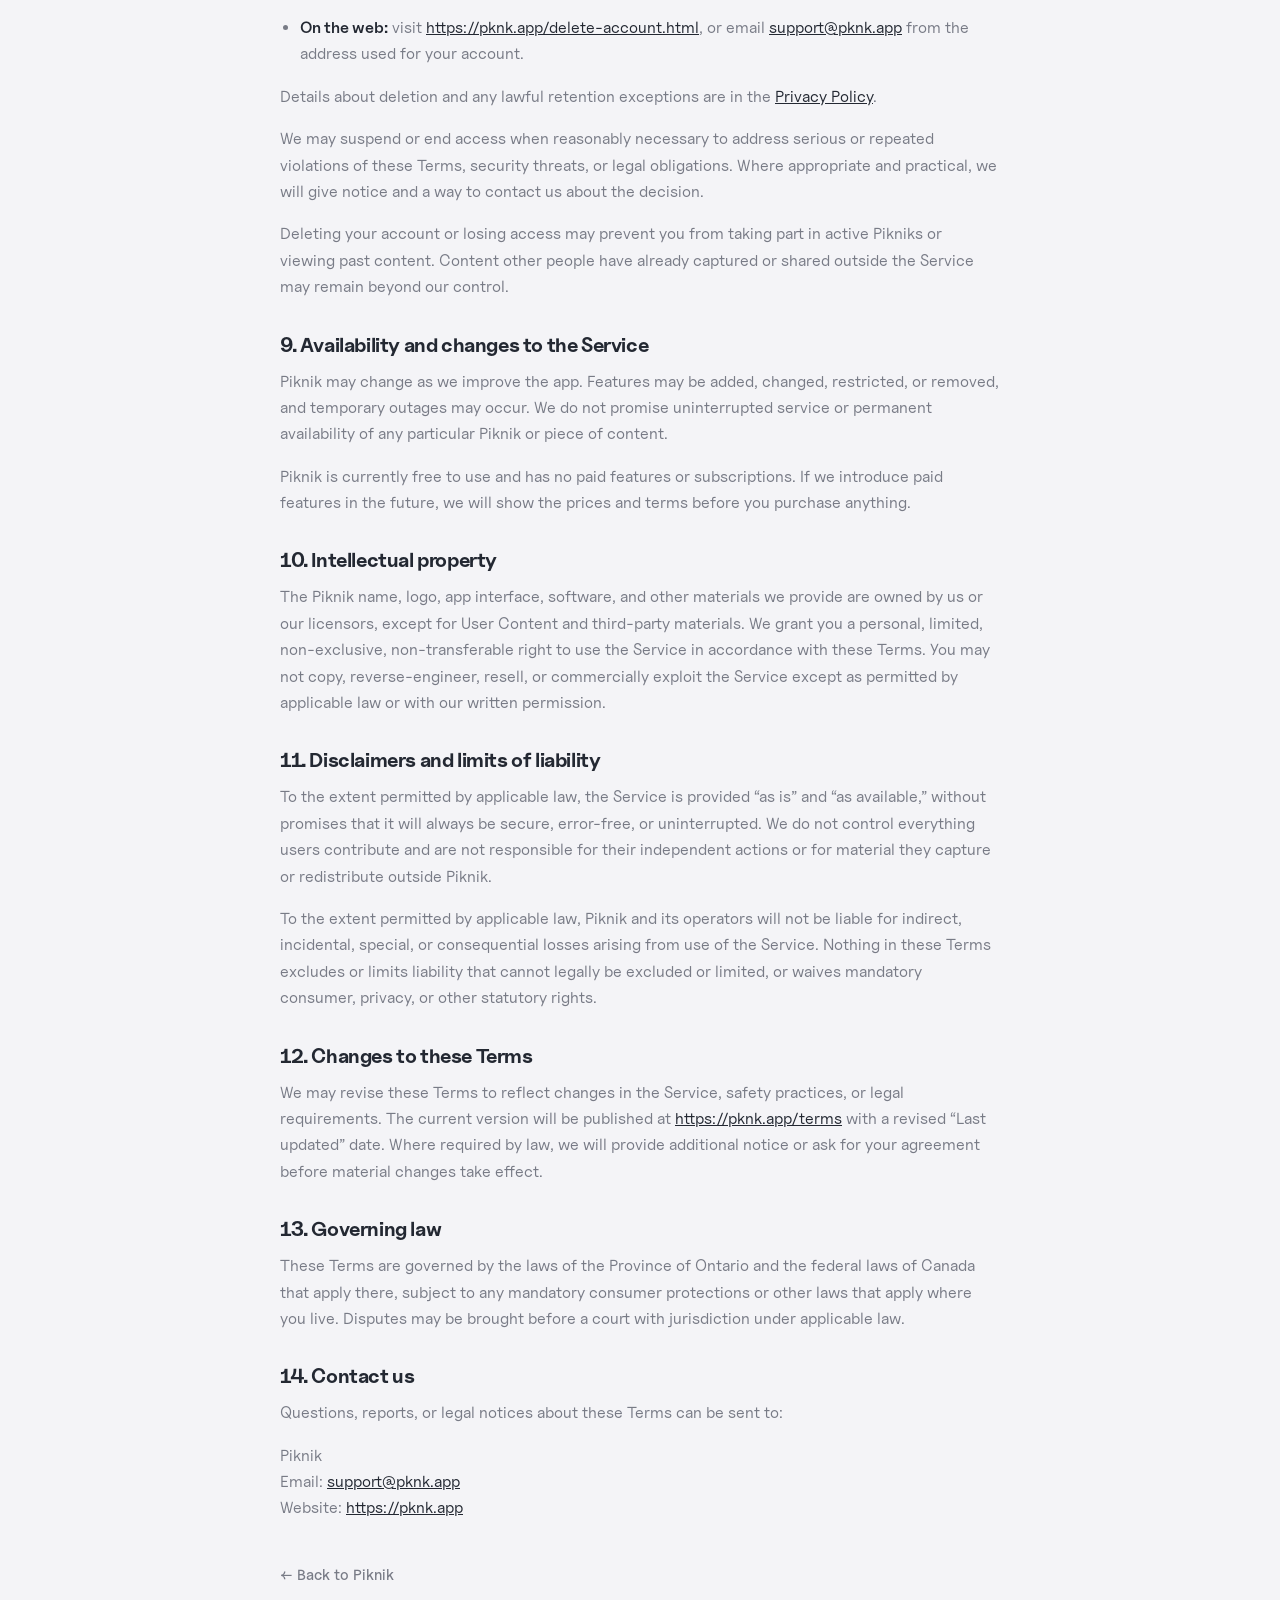
<file: terms.html>
<!doctype html>
<html lang="en">
<head>
  <meta charset="utf-8" />
  <meta name="viewport" content="width=device-width, initial-scale=1" />
  <title>Terms of Service — Piknik</title>
  <meta name="description" content="Terms of Service for Piknik." />
  <meta name="theme-color" content="#f4f4f7" media="(prefers-color-scheme: light)" />
  <meta name="theme-color" content="#12141a" media="(prefers-color-scheme: dark)" />
  <link rel="canonical" href="https://pknk.app/terms.html" />
  <link rel="icon" href="/assets/favicon.png" type="image/png" />
  <link rel="stylesheet" href="/styles.css" />
  <script>
    (function () {
      try {
        var t = localStorage.getItem('pknk-theme');
        if (t === 'light' || t === 'dark') document.documentElement.setAttribute('data-theme', t);
      } catch (e) {}
    })();
  </script>
</head>
<body>
  <button type="button" class="theme-toggle" id="theme-toggle" aria-label="Toggle light and dark mode" title="Theme">
    <span class="theme-icon theme-icon-sun" aria-hidden="true">
      <svg viewBox="0 0 24 24" width="16" height="16" fill="none" stroke="currentColor" stroke-width="1.8" stroke-linecap="round">
        <circle cx="12" cy="12" r="4"/>
        <path d="M12 2v2.5M12 19.5V22M2 12h2.5M19.5 12H22M4.6 4.6l1.8 1.8M17.6 17.6l1.8 1.8M17.6 6.4l1.8-1.8M4.6 19.4l1.8-1.8"/>
      </svg>
    </span>
    <span class="theme-icon theme-icon-moon" aria-hidden="true">
      <svg viewBox="0 0 24 24" width="16" height="16" fill="none" stroke="currentColor" stroke-width="1.8" stroke-linecap="round" stroke-linejoin="round">
        <path d="M20 14.5A7.5 7.5 0 0 1 9.5 4 6.8 6.8 0 0 0 4 10.8 7.5 7.5 0 0 0 18.2 20a6.8 6.8 0 0 0 1.8-5.5z"/>
      </svg>
    </span>
  </button>

  <article class="legal">
    <a class="logo-link" href="/">
      <img
        class="logo-light"
        src="/assets/piknik-logo-on-light.svg"
        width="132"
        height="39"
        alt="Piknik"
      />
      <img
        class="logo-dark"
        src="/assets/piknik-logo.svg"
        width="132"
        height="39"
        alt=""
        aria-hidden="true"
      />
    </a>

    <h1>Piknik Terms of Service</h1>
    <p class="legal-meta">Last updated: November 13, 2026</p>

    <p>
      Welcome to Piknik. These Terms of Service (the “Terms”) govern your use of the Piknik mobile app, the website at
      <a href="https://pknk.app">pknk.app</a>, and related services (together, the “Service”).
    </p>
    <p>
      Piknik (“Piknik,” “we,” “us,” or “our”) operates the Service. By creating an account or using the Service, you agree
      to these Terms and our <a href="https://pknk.app/privacy.html">Privacy Policy</a>. If you do not agree, do not use the Service.
    </p>

    <h2>1. What Piknik does</h2>
    <p>
      Piknik is a social photo and video-sharing experience. A person starts a <strong>Piknik</strong>, other people
      contribute their own <strong>shots</strong>, and the shots are designed to stay hidden until the Piknik is full.
      When it fills, the people who added a shot can open the <strong>reveal</strong>.
    </p>
    <p>
      Depending on the settings the creator chooses, a Piknik may be invitation-based (an <strong>Invite Piknik</strong>),
      shared by link or by name, or open for anyone to join, including through Discover (an <strong>Open Piknik</strong>).
      The creator may also choose how many people can take part and other available options.
    </p>
    <p>
      Pikniks do not always fill, unlock, or result in a reveal. A Piknik that stops receiving shots may close before it
      fills, and content may become unavailable under the rules shown in the app. We do not guarantee that any particular
      Piknik will be completed, that other people will participate, or that content will remain available for a particular period.
    </p>

    <h2>2. Eligibility and accounts</h2>
    <ul>
      <li>
        You must be at least 13 years old to use Piknik. If you are under the age of majority where you live, you may use
        Piknik only with the permission of a parent or guardian.
      </li>
      <li>You agree to provide reasonably accurate account information, keep access to your account secure, and tell us if you believe it has been compromised.</li>
      <li>You are responsible for activity under your account, except to the extent applicable law provides otherwise.</li>
      <li>You must not impersonate another person or create accounts to evade restrictions or moderation decisions.</li>
    </ul>

    <h2>3. Your shots and other content</h2>
    <p>
      <strong>You keep ownership of the photos, videos, names, captions, and other material you submit</strong>
      (together, “User Content”), subject to any rights held by other people.
    </p>
    <p>
      You grant Piknik a non-exclusive, worldwide, royalty-free licence to host, store, process, reproduce, transmit,
      display, and make your User Content available <strong>only as reasonably necessary to provide, secure, and operate
      the Service</strong>, including delivering contributions and reveals to eligible viewers. This licence ends when the
      relevant content is deleted from our active systems, except where temporary retention is necessary for technical,
      security, legal, or backup purposes as described in our Privacy Policy and permitted by law.
    </p>
    <p>
      You confirm that you have the rights and permissions needed to submit your User Content, including permission from
      people whose privacy, likeness, or other rights would otherwise be violated. Do not submit content you are not
      legally entitled to share.
    </p>
    <p>
      We do not acquire ownership of your User Content, and these Terms do not give us a general right to use it in
      advertising or promotions without your separate permission.
    </p>

    <h2>4. Visibility, reveals, and expiration</h2>
    <p>
      The central Piknik experience is that contributed shots stay concealed from participants until the Piknik unlocks.
      Once it does, only people who added a shot can open the reveal, and each of them can watch it once in the app.
    </p>
    <p>Please understand that:</p>
    <ul>
      <li>
        <strong>In an Open Piknik, anyone can join</strong>, so the people who take part and later see the reveal may
        include people you do not know.
      </li>
      <li>
        Even in an Invite Piknik, people who can view its content may photograph, screen-record, copy, or share it outside
        the Service. We cannot fully prevent that.
      </li>
      <li>
        Features described as <em>sealed</em>, <em>one-time</em>, or <em>expired</em> describe the in-app experience.
        They <strong>do not guarantee that every copy is immediately or permanently erased</strong> from devices, servers,
        logs, or backups.
      </li>
      <li>
        We may remove content or restrict access where reasonably necessary to enforce these Terms, protect users,
        comply with law, or address technical or security issues.
      </li>
    </ul>
    <p>
      For how long content is actually kept and how it is deleted, see our <a href="https://pknk.app/privacy.html">Privacy Policy</a>.
    </p>

    <h2>5. Acceptable use and safety</h2>
    <p>Piknik is meant to be a positive, voluntary social experience. You must not use it to create, request, upload, share, or promote:</p>
    <ul>
      <li>Child sexual abuse material, sexual exploitation of minors, or any sexual content involving minors;</li>
      <li>Non-consensual intimate images, sexual harassment, or material that violates someone’s privacy or consent;</li>
      <li>Threats, bullying, stalking, intimidation, hateful or discriminatory harassment, or targeted humiliation;</li>
      <li>Gratuitously violent or otherwise unlawful material;</li>
      <li>Fraud, scams, deceptive impersonation, spam, or malicious links;</li>
      <li>Material that infringes copyright, trademark, or other intellectual-property rights; or</li>
      <li>Other content or behaviour that violates applicable law or puts people at serious risk.</li>
    </ul>
    <p>
      You must not attempt to bypass participation limits, invitation or reveal restrictions, access controls, or security
      features; interfere with the Service; harvest other users’ personal information; or use automated means to abuse the app.
    </p>
    <p>
      <strong>Do not upload sensitive images of someone else without their permission.</strong>
      A shot being temporarily hidden does not make it private or harmless.
    </p>

    <h2>6. Reporting and moderation</h2>
    <p>
      If you come across abusive content or behaviour, or someone is making you uncomfortable, email
      <a id="terms-mail" href="mailto:support@pknk.app">support@pknk.app</a> with the Piknik’s name and what happened.
      We review reports and may investigate, restrict the visibility of User Content, remove content, limit how an account
      can interact with you, suspend accounts, or take other proportionate action where reasonably necessary to enforce
      these Terms and protect the community.
    </p>
    <p>
      We may preserve or disclose information when legally required or reasonably necessary to investigate serious safety
      issues, consistent with applicable law and our Privacy Policy.
    </p>

    <h2>7. Privacy</h2>
    <p>
      Our <a href="https://pknk.app/privacy.html">Privacy Policy</a> explains what personal information we collect, how we
      use and share it, and how account and content deletion work. By using Piknik, you acknowledge that policy. If there
      is a conflict between these Terms and legally required privacy rights, those rights prevail.
    </p>

    <h2>8. Account deletion and suspension</h2>
    <p>You can request deletion of your account in either of these ways:</p>
    <ul>
      <li><strong>In the app:</strong> open <strong>You → Settings → Delete account</strong> and confirm.</li>
      <li>
        <strong>On the web:</strong> visit
        <a href="https://pknk.app/delete-account.html">https://pknk.app/delete-account.html</a>, or email
        <a id="terms-mail-2" href="mailto:support@pknk.app">support@pknk.app</a> from the address used for your account.
      </li>
    </ul>
    <p>Details about deletion and any lawful retention exceptions are in the <a href="https://pknk.app/privacy.html#account-deletion">Privacy Policy</a>.</p>
    <p>
      We may suspend or end access when reasonably necessary to address serious or repeated violations of these Terms,
      security threats, or legal obligations. Where appropriate and practical, we will give notice and a way to contact
      us about the decision.
    </p>
    <p>
      Deleting your account or losing access may prevent you from taking part in active Pikniks or viewing past content.
      Content other people have already captured or shared outside the Service may remain beyond our control.
    </p>

    <h2>9. Availability and changes to the Service</h2>
    <p>
      Piknik may change as we improve the app. Features may be added, changed, restricted, or removed, and temporary
      outages may occur. We do not promise uninterrupted service or permanent availability of any particular Piknik or
      piece of content.
    </p>
    <p>
      Piknik is currently free to use and has no paid features or subscriptions. If we introduce paid features in the
      future, we will show the prices and terms before you purchase anything.
    </p>

    <h2>10. Intellectual property</h2>
    <p>
      The Piknik name, logo, app interface, software, and other materials we provide are owned by us or our licensors,
      except for User Content and third-party materials. We grant you a personal, limited, non-exclusive, non-transferable
      right to use the Service in accordance with these Terms. You may not copy, reverse-engineer, resell, or commercially
      exploit the Service except as permitted by applicable law or with our written permission.
    </p>

    <h2>11. Disclaimers and limits of liability</h2>
    <p>
      To the extent permitted by applicable law, the Service is provided “as is” and “as available,” without promises
      that it will always be secure, error-free, or uninterrupted. We do not control everything users contribute and are
      not responsible for their independent actions or for material they capture or redistribute outside Piknik.
    </p>
    <p>
      To the extent permitted by applicable law, Piknik and its operators will not be liable for indirect, incidental,
      special, or consequential losses arising from use of the Service. Nothing in these Terms excludes or limits liability
      that cannot legally be excluded or limited, or waives mandatory consumer, privacy, or other statutory rights.
    </p>

    <h2>12. Changes to these Terms</h2>
    <p>
      We may revise these Terms to reflect changes in the Service, safety practices, or legal requirements. The current
      version will be published at <a href="https://pknk.app/terms.html">https://pknk.app/terms</a> with a revised
      “Last updated” date. Where required by law, we will provide additional notice or ask for your agreement before
      material changes take effect.
    </p>

    <h2>13. Governing law</h2>
    <p>
      These Terms are governed by the laws of the Province of Ontario and the federal laws of Canada that apply there,
      subject to any mandatory consumer protections or other laws that apply where you live. Disputes may be brought
      before a court with jurisdiction under applicable law.
    </p>

    <h2>14. Contact us</h2>
    <p>Questions, reports, or legal notices about these Terms can be sent to:</p>
    <p>
      Piknik<br />
      Email: <a id="terms-mail-3" href="mailto:support@pknk.app">support@pknk.app</a><br />
      Website: <a href="https://pknk.app">https://pknk.app</a>
    </p>

    <a class="back" href="/">← Back to Piknik</a>
  </article>

  <script src="/config.js"></script>
  <script src="/theme.js"></script>
  <script>
    (function () {
      var email = (window.PIKNIK_LINKS && window.PIKNIK_LINKS.supportEmail) || 'support@pknk.app';
      ['terms-mail', 'terms-mail-2', 'terms-mail-3'].forEach(function (id) {
        var a = document.getElementById(id);
        if (a) { a.href = 'mailto:' + email; a.textContent = email; }
      });
    })();
  </script>
</body>
</html>
</file>
<file: styles.css>
@font-face {
  font-family: "Uncut Sans";
  src: url("./fonts/UncutSans-Regular.otf") format("opentype");
  font-weight: 400;
  font-style: normal;
  font-display: swap;
}

@font-face {
  font-family: "Uncut Sans";
  src: url("./fonts/UncutSans-Medium.otf") format("opentype");
  font-weight: 500;
  font-style: normal;
  font-display: swap;
}

@font-face {
  font-family: "Uncut Sans";
  src: url("./fonts/UncutSans-Semibold.otf") format("opentype");
  font-weight: 600;
  font-style: normal;
  font-display: swap;
}

@font-face {
  font-family: "Uncut Sans";
  src: url("./fonts/UncutSans-Bold.otf") format("opentype");
  font-weight: 700;
  font-style: normal;
  font-display: swap;
}

:root {
  --bg: #f4f4f7;
  --bg-soft: #ececf0;
  --surface: #ffffff;
  --ink: #232832;
  --muted: #787b86;
  --soft: #b9bcc3;
  --line: #d1d1d6;
  --accent: #ff9016;
  --accent-pressed: #ec810b;
  --on-accent: #ffffff;
  --track: #ececf0;
  --glow: rgba(255, 144, 22, 0.26);
  --badge: #232832;
  --badge-muted: rgba(255, 255, 255, 0.75);
  --phone-shell: #12141a;
  --shadow: 0 8px 18px rgba(13, 15, 20, 0.12), 0 28px 56px -4px rgba(13, 15, 20, 0.28);
  --ease: cubic-bezier(0.22, 1, 0.36, 1);
  --font: "Uncut Sans", -apple-system, BlinkMacSystemFont, "Segoe UI", system-ui, sans-serif;
  color-scheme: light;
}

@media (prefers-color-scheme: dark) {
  :root:not([data-theme="light"]) {
    --bg: #12141a;
    --bg-soft: #1a1d24;
    --surface: #1c1f27;
    --ink: #f4f4f7;
    --muted: #9a9eaa;
    --soft: #6b7080;
    --line: #2a2e38;
    --track: #2b303b;
    --glow: rgba(255, 144, 22, 0.38);
    --badge: #232832;
    --badge-muted: rgba(255, 255, 255, 0.75);
    --phone-shell: #0c0e12;
    --shadow: 0 8px 18px rgba(0, 0, 0, 0.28), 0 28px 56px -4px rgba(0, 0, 0, 0.45);
    color-scheme: dark;
  }
}

:root[data-theme="dark"] {
  --bg: #12141a;
  --bg-soft: #1a1d24;
  --surface: #1c1f27;
  --ink: #f4f4f7;
  --muted: #9a9eaa;
  --soft: #6b7080;
  --line: #2a2e38;
  --track: #2b303b;
  --glow: rgba(255, 144, 22, 0.38);
  --badge: #232832;
  --badge-muted: rgba(255, 255, 255, 0.75);
  --phone-shell: #0c0e12;
  --shadow: 0 8px 18px rgba(0, 0, 0, 0.28), 0 28px 56px -4px rgba(0, 0, 0, 0.45);
  color-scheme: dark;
}

:root[data-theme="light"] {
  color-scheme: light;
}

*,
*::before,
*::after {
  box-sizing: border-box;
}

html {
  scroll-behavior: smooth;
}

body {
  margin: 0;
  min-height: 100%;
  background: var(--bg);
  color: var(--ink);
  font-family: var(--font);
  font-weight: 400;
  -webkit-font-smoothing: antialiased;
  text-rendering: optimizeLegibility;
}

img {
  max-width: 100%;
  display: block;
}

a {
  color: inherit;
}

[hidden] {
  display: none !important;
}

/* —— Marketing layout —— */

.site {
  min-height: 100svh;
  display: flex;
  flex-direction: column;
}

.hero {
  flex: 1;
  width: min(1264px, calc(100% - clamp(48px, 12vw, 176px)));
  margin: 0 auto;
  display: grid;
  grid-template-columns: minmax(0, 1.1fr) auto;
  gap: clamp(40px, 6vw, 72px);
  align-items: center;
  padding: clamp(40px, 6vh, 56px) 0 clamp(24px, 3vh, 28px);
}

.hero-copy {
  display: flex;
  flex-direction: column;
  align-items: flex-start;
  gap: 0;
  max-width: 34rem;
}

.logo {
  width: clamp(96px, 10vw, 106px);
  height: auto;
  margin-bottom: 36px;
}

.logo-dark {
  display: none;
}

.headline {
  margin: 0;
  font-size: clamp(2rem, 3.2vw, 3rem);
  line-height: 1.125;
  letter-spacing: -0.025em;
  font-weight: 700;
  color: var(--ink);
}

.lede {
  margin: 20px 0 0;
  max-width: 28rem;
  font-size: clamp(1.05rem, 1.2vw, 1.125rem);
  line-height: 1.55;
  color: var(--muted);
  font-weight: 400;
  letter-spacing: -0.01em;
}

.downloads {
  display: flex;
  flex-direction: column;
  align-items: flex-start;
  gap: 10px;
  margin-top: 32px;
}

/* Official Apple / Google artwork: scale by height only, never recolor or overlay */
.store-badges {
  --badge-h: 48px;
  display: flex;
  flex-wrap: wrap;
  align-items: center;
  gap: 12px;
}

.store-badge {
  display: block;
  flex: none;
  border-radius: 8px;
  line-height: 0;
  transition: transform 160ms var(--ease);
  -webkit-tap-highlight-color: transparent;
}

.store-badge img {
  display: block;
  width: auto;
  max-width: none;
  height: var(--badge-h);
}

.soon-note {
  margin: 0;
  font-size: 0.8125rem;
  font-weight: 500;
  letter-spacing: -0.005em;
  color: var(--muted);
}

.store-badge:hover {
  transform: translateY(-1px);
}

.store-badge:active {
  transform: translateY(1px) scale(0.985);
}

.store-badge:focus-visible {
  outline: 2px solid var(--accent);
  outline-offset: 3px;
}

.store-badge.is-soon {
  cursor: default;
}

.store-badge.is-soon:hover,
.store-badge.is-soon:active {
  transform: none;
}

.theme-toggle {
  position: fixed;
  top: 18px;
  right: 18px;
  z-index: 20;
  width: 36px;
  height: 36px;
  border: 1px solid var(--line);
  border-radius: 999px;
  background: color-mix(in srgb, var(--surface) 88%, transparent);
  color: var(--muted);
  display: grid;
  place-items: center;
  cursor: pointer;
  backdrop-filter: blur(10px);
  -webkit-backdrop-filter: blur(10px);
  transition: color 180ms var(--ease), border-color 180ms var(--ease), background 180ms var(--ease);
}

.theme-toggle:hover {
  color: var(--ink);
  border-color: color-mix(in srgb, var(--ink) 22%, var(--line));
}

.theme-toggle:focus-visible {
  outline: 2px solid var(--accent);
  outline-offset: 2px;
}

.theme-icon {
  display: none;
  line-height: 0;
}

/* Show the icon for the mode you can switch TO */
html[data-theme="light"] .theme-icon-moon,
html:not([data-theme]) .theme-icon-moon {
  display: block;
}

html[data-theme="dark"] .theme-icon-sun {
  display: block;
}

@media (prefers-color-scheme: dark) {
  html:not([data-theme]) .theme-icon-moon {
    display: none;
  }

  html:not([data-theme]) .theme-icon-sun {
    display: block;
  }
}

.hero-visual {
  display: flex;
  flex-direction: column;
  justify-content: center;
  align-items: center;
  gap: 12px;
  min-width: 0;
}

.demo-progress {
  display: flex;
  flex-direction: column;
  align-items: center;
  gap: 8px;
  min-height: 0.75rem;
}

.tagline {
  margin: 0;
  max-width: 16rem;
  text-align: center;
  font-size: 0.9375rem;
  line-height: 1.45;
  font-weight: 500;
  color: var(--muted);
  letter-spacing: -0.01em;
}

.demo-stage {
  position: relative;
  width: min(280px, 100%);
  aspect-ratio: 1331 / 2880;
  background: #dbdde3;
  box-shadow: var(--shadow);
}

html[data-theme="dark"] .demo-stage {
  background: #040609;
}

@media (prefers-color-scheme: dark) {
  html:not([data-theme="light"]) .demo-stage {
    background: #040609;
  }
}

.logo-dark {
  display: none;
}

html[data-theme="dark"] .logo-light {
  display: none;
}

html[data-theme="dark"] .logo-dark {
  display: block;
}

@media (prefers-color-scheme: dark) {
  html:not([data-theme="light"]) .logo-light {
    display: none;
  }

  html:not([data-theme="light"]) .logo-dark {
    display: block;
  }
}

/* —— Hero slider (store slides, light and dark) —— */

.demo {
  position: absolute;
  inset: 0;
}

.demo-frame {
  position: absolute;
  inset: 0;
  width: 100%;
  height: 100%;
  object-fit: contain;
  object-position: center;
  opacity: 0;
  transition: opacity 550ms var(--ease);
  will-change: opacity;
}

html[data-slides="light"] .demo-frame-dark,
html[data-slides="dark"] .demo-frame-light {
  display: none;
}

html[data-slides="dark"] .demo-stage {
  background: #040609;
}

.demo-frame.is-active {
  opacity: 1;
  z-index: 1;
}

.demo-dots {
  display: flex;
  align-items: center;
  justify-content: center;
  gap: 5px;
}

.demo-dot {
  width: 5px;
  height: 5px;
  border-radius: 999px;
  background: var(--soft);
  transition: background 220ms var(--ease), transform 220ms var(--ease);
}

.demo-dot.is-active {
  background: var(--accent);
  transform: scale(1.25);
}

@media (prefers-reduced-motion: reduce) {
  .demo-frame {
    transition: none;
  }
}

.site-footer {
  width: min(1264px, calc(100% - clamp(48px, 12vw, 176px)));
  margin: 0 auto;
  padding: 22px 0 28px;
  border-top: 1px solid rgba(209, 209, 214, 0.7);
  display: flex;
  flex-wrap: wrap;
  align-items: center;
  justify-content: space-between;
  gap: 12px 24px;
}

.footer-links {
  display: flex;
  flex-wrap: wrap;
  gap: 8px 20px;
  margin: 0;
  padding: 0;
  list-style: none;
}

.footer-links a {
  text-decoration: none;
  color: var(--muted);
  font-size: 0.875rem;
  font-weight: 500;
  transition: color 160ms var(--ease);
}

.footer-links a:hover {
  color: var(--ink);
}

.footer-links a:focus-visible {
  outline: 2px solid var(--accent);
  outline-offset: 3px;
  border-radius: 4px;
}

.copyright {
  margin: 0;
  color: var(--soft);
  font-size: 0.8125rem;
  font-weight: 500;
}

/* Entrance — keep content visible if motion is disabled or delayed */
.reveal {
  opacity: 1;
  transform: none;
}

@media (prefers-reduced-motion: no-preference) {
  .reveal {
    animation: rise 720ms var(--ease) both;
  }

  .reveal-1 { animation-delay: 40ms; }
  .reveal-2 { animation-delay: 120ms; }
  .reveal-3 { animation-delay: 200ms; }
  .reveal-4 { animation-delay: 280ms; }
  .reveal-5 { animation-delay: 360ms; }

  @keyframes rise {
    from {
      opacity: 0;
      transform: translateY(12px);
    }
    to {
      opacity: 1;
      transform: translateY(0);
    }
  }
}

/* —— Invite mode (sequence deep links) —— */

body.invite-mode .site {
  display: none;
}

.invite {
  display: none;
  position: relative;
  overflow: hidden;
  min-height: 100svh;
  justify-content: center;
  padding: 20px 24px 32px;
}

body.invite-mode .invite {
  display: flex;
}

.invite-glow {
  position: absolute;
  top: -260px;
  left: 50%;
  width: 720px;
  height: 720px;
  transform: translateX(-50%);
  background: radial-gradient(circle, var(--glow) 0%, rgba(255, 144, 22, 0) 62%);
  pointer-events: none;
}

.invite-inner {
  position: relative;
  width: 100%;
  max-width: 400px;
  display: flex;
  flex-direction: column;
  align-items: center;
  text-align: center;
}

.invite .mark {
  width: 86px;
  height: 30px;
  color: var(--ink);
}

.invite .mark .dot {
  fill: var(--accent);
}

.invite .hero {
  display: flex;
  flex-direction: column;
  align-items: center;
  gap: 12px;
  margin-top: 26px;
}

.invite .inviter-text {
  margin: 0;
  font-size: 17px;
  line-height: 22px;
  font-weight: 600;
  color: var(--ink);
}

.invite .ring-block {
  display: flex;
  flex-direction: column;
  align-items: center;
  gap: 18px;
  margin-top: 30px;
}

.invite .ring {
  position: relative;
  width: 176px;
  height: 176px;
}

.invite .ring svg {
  width: 100%;
  height: 100%;
  transform: rotate(-90deg);
}

.invite .ring-track,
.invite .ring-fill {
  fill: none;
  stroke-width: 9;
}

.invite .ring-track {
  stroke: var(--track);
}

.invite .ring-fill {
  stroke: var(--accent);
  stroke-dasharray: 0 525;
  transition: stroke-dasharray 700ms var(--ease);
}

.invite .ring-center {
  position: absolute;
  inset: 0;
  display: flex;
  flex-direction: column;
  align-items: center;
  justify-content: center;
}

.invite .ring-number {
  font-size: 52px;
  line-height: 58px;
  font-weight: 700;
  color: var(--ink);
}

.invite .ring-center.word .ring-number {
  font-size: 20px;
  line-height: 26px;
}

.invite .ring-label {
  font-size: 13px;
  color: var(--muted);
}

.invite .tagline {
  margin: 26px 0 0;
  font-size: 16px;
  line-height: 23px;
  font-weight: 500;
  color: var(--ink);
  white-space: pre-line;
}

.invite .actions {
  width: 100%;
  display: flex;
  flex-direction: column;
  gap: 12px;
  margin-top: 36px;
}

.invite h1 {
  margin: 0;
  font-size: 34px;
  line-height: 40px;
  letter-spacing: -0.4px;
  font-weight: 700;
}

.invite .btn {
  display: block;
  text-align: center;
  text-decoration: none;
  font-weight: 600;
  font-size: 17px;
  padding: 16px;
  border-radius: 999px;
  transition: background 160ms var(--ease), transform 160ms var(--ease);
}

.invite .primary {
  background: var(--accent);
  color: var(--on-accent);
}

.invite .primary:hover {
  background: #f58712;
}

.invite .primary:active {
  background: var(--accent-pressed);
  transform: scale(0.985);
}

.invite .secondary {
  border: 1.5px solid var(--line);
  color: var(--ink);
  background: var(--surface);
}

.invite .secondary:hover {
  background: var(--surface);
}

.invite .secondary:active {
  transform: scale(0.985);
}

.invite .note {
  margin: 0;
  text-align: center;
  font-size: 13px;
  line-height: 18px;
  color: var(--muted);
}

.invite .inviter {
  width: 98px;
  height: 98px;
  border-radius: 50%;
  border: 3px solid var(--accent);
  box-shadow: 0 0 28px rgba(255, 144, 22, 0.45);
  overflow: hidden;
  background: var(--surface);
}

.invite .avatar {
  display: block;
  width: 100%;
  height: 100%;
  object-fit: cover;
}

.invite .meta {
  margin: 0;
  font-size: 13px;
  line-height: 18px;
  color: var(--muted);
}

/* —— Legal pages —— */

.legal {
  width: min(720px, calc(100% - 48px));
  margin: 0 auto;
  padding: 48px 0 64px;
}

.legal .logo-link {
  display: inline-block;
  margin-bottom: 36px;
}

.legal .logo-link img {
  width: 132px;
  height: auto;
}

.legal .logo-link .logo-light {
  display: block;
}

.legal .logo-link .logo-dark {
  display: none;
}

html[data-theme="dark"] .legal .logo-link .logo-light {
  display: none;
}

html[data-theme="dark"] .legal .logo-link .logo-dark {
  display: block;
}

@media (prefers-color-scheme: dark) {
  html:not([data-theme="light"]) .legal .logo-link .logo-light {
    display: none;
  }

  html:not([data-theme="light"]) .legal .logo-link .logo-dark {
    display: block;
  }
}

.legal h1 {
  margin: 0 0 12px;
  font-size: 2rem;
  letter-spacing: -0.03em;
  font-weight: 700;
  color: var(--ink);
}

.legal h2 {
  margin: 2rem 0 0.75rem;
  font-size: 1.25rem;
  letter-spacing: -0.02em;
  font-weight: 700;
  color: var(--ink);
}

.legal-meta {
  margin: 0 0 0.75rem;
  color: var(--muted);
  font-size: 0.9375rem;
}

.legal p,
.legal li {
  color: var(--muted);
  font-size: 1rem;
  line-height: 1.65;
}

.legal p {
  margin: 0 0 1rem;
}

.legal ul {
  margin: 0 0 1rem;
  padding-left: 1.25rem;
}

.legal li {
  margin: 0 0 0.65rem;
}

.legal li:last-child {
  margin-bottom: 0;
}

.legal li strong {
  color: var(--ink);
  font-weight: 600;
}

.legal a {
  color: var(--ink);
}

.legal .legal-cta {
  display: inline-flex;
  align-items: center;
  justify-content: center;
  min-height: 44px;
  padding: 10px 16px;
  margin: 0.25rem 0 1rem;
  border-radius: 10px;
  background: var(--badge);
  color: #fff;
  text-decoration: none;
  font-weight: 600;
  font-size: 0.9375rem;
}

.legal .legal-cta:hover {
  opacity: 0.92;
}

.legal .back {
  display: inline-block;
  margin-top: 28px;
  color: var(--muted);
  text-decoration: none;
  font-weight: 500;
  font-size: 0.9375rem;
}

.legal .back:hover {
  color: var(--ink);
}

/* —— Responsive —— */

@media (max-width: 900px) {
  .hero {
    width: min(560px, calc(100% - 48px));
    grid-template-columns: 1fr;
    gap: 40px;
    padding: 36px 0 24px;
    text-align: left;
  }

  .hero-copy {
    max-width: none;
    align-items: flex-start;
  }

  .logo {
    width: 106px;
    margin-bottom: 28px;
  }

  .headline {
    font-size: clamp(1.85rem, 7vw, 2.25rem);
  }

  .lede {
    max-width: 34rem;
  }

  .hero-visual {
    order: 2;
  }

  .demo-stage {
    width: min(248px, 66vw);
  }

  .tagline {
    max-width: 18rem;
  }

  .site-footer {
    width: min(560px, calc(100% - 48px));
    flex-direction: column;
    align-items: flex-start;
    padding-top: 20px;
  }
}

@media (max-width: 480px) {
  .hero {
    width: calc(100% - 48px);
    padding-top: 28px;
    gap: 32px;
  }

  .store-badges {
    --badge-h: 44px;
  }

  .site-footer {
    width: calc(100% - 48px);
  }

  .legal {
    width: calc(100% - 48px);
    padding-top: 36px;
  }
}
</file>
